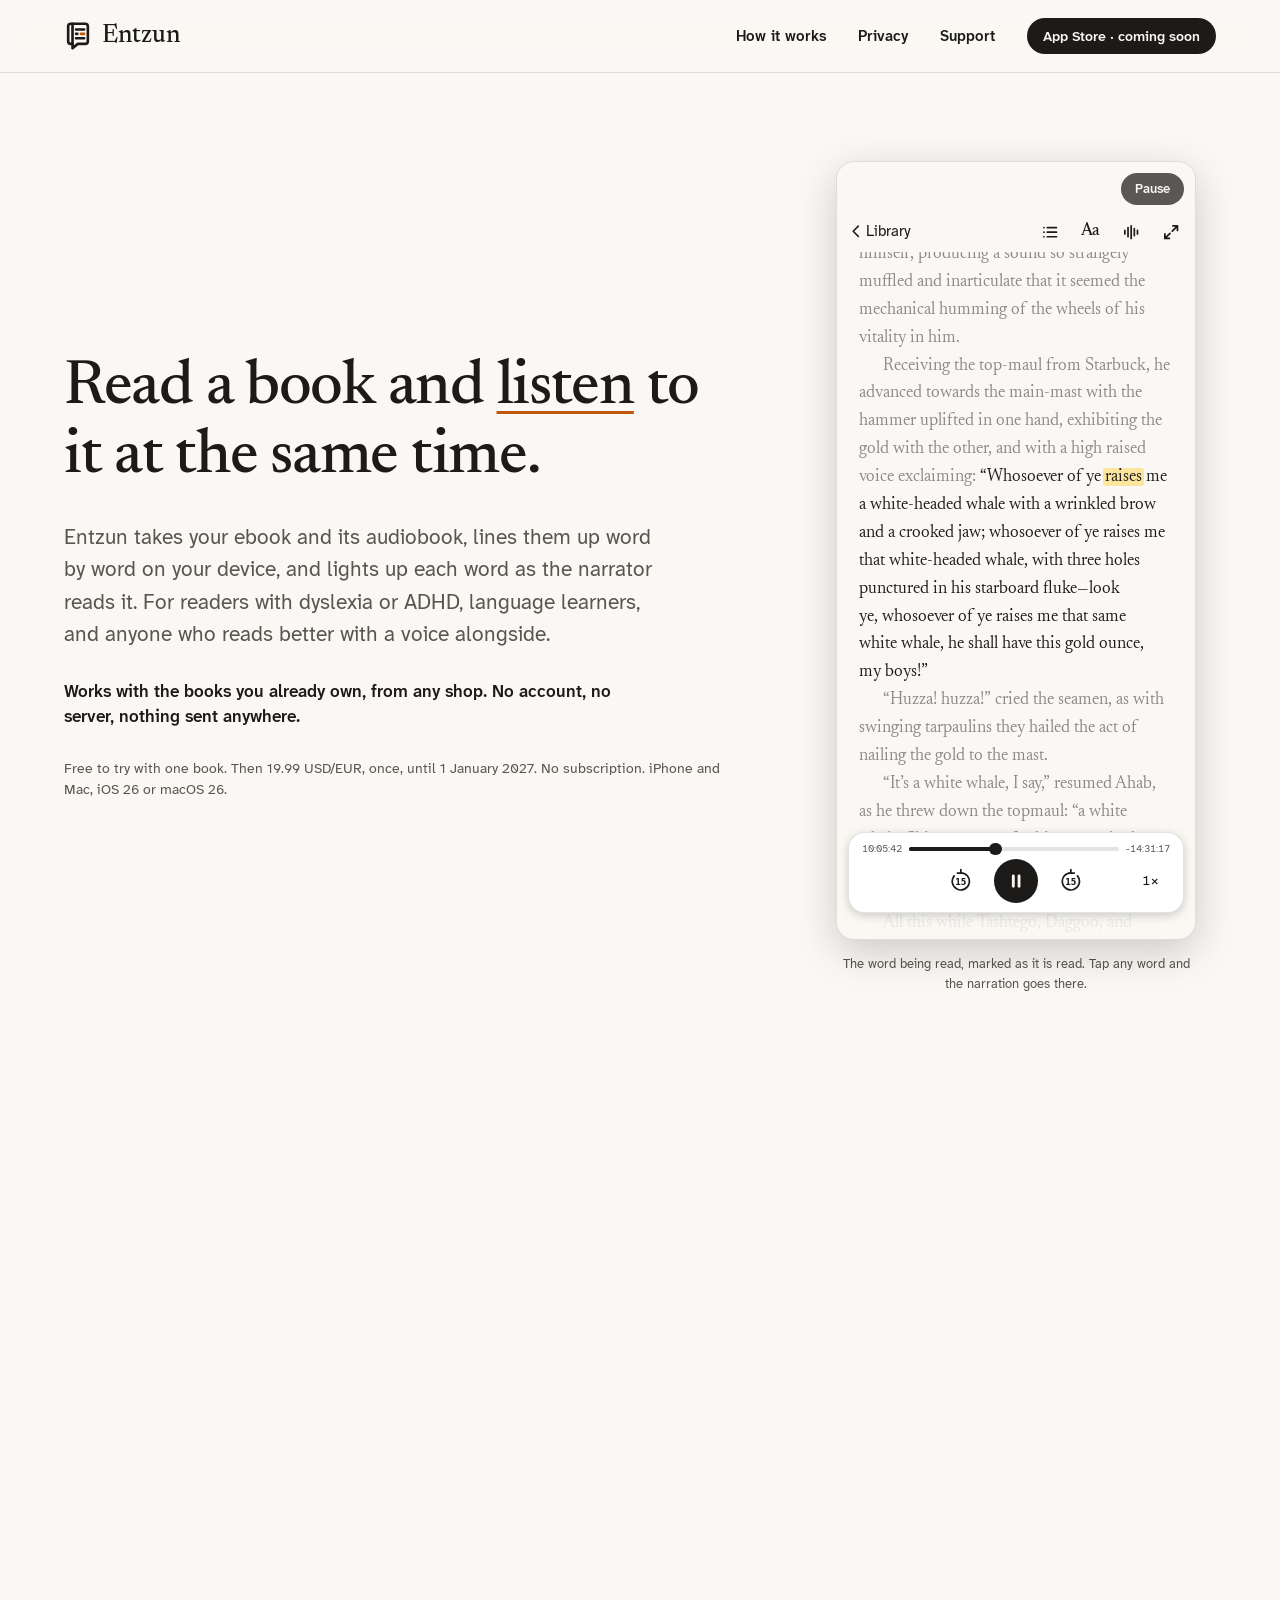
<file: index.html>
<!doctype html>
<html lang="en">
<head>
<meta charset="utf-8">
<meta name="viewport" content="width=device-width, initial-scale=1">
<title>Entzun · Read a book and listen to it at the same time. For any book you own.</title>
<meta name="description" content="Entzun pairs your ebook with its audiobook and marks each word as the narrator reads it. Works with books you already own, entirely on your iPhone or Mac. No account, no subscription.">
<meta property="og:title" content="Entzun">
<meta property="og:description" content="Entzun pairs your ebook with its audiobook and marks each word as the narrator reads it. Works with books you already own, entirely on your iPhone or Mac. No account, no subscription.">
<meta property="og:url" content="https://entzun.ink/">
<meta property="og:image" content="https://entzun.ink/assets/social-card.png">
<meta property="og:image:width" content="1200">
<meta property="og:image:height" content="630">
<meta name="twitter:card" content="summary_large_image">
<meta name="theme-color" content="#FAF8F4" media="(prefers-color-scheme: light)">
<meta name="theme-color" content="#121316" media="(prefers-color-scheme: dark)">
<link rel="icon" href="assets/logo/entzun-mark.svg" type="image/svg+xml">
<link rel="icon" href="assets/favicon-32.png" sizes="32x32" type="image/png">
<link rel="icon" href="assets/favicon-16.png" sizes="16x16" type="image/png">
<link rel="apple-touch-icon" href="assets/apple-touch-icon.png">
<link rel="stylesheet" href="assets/site.css">
</head>
<body class="home">

<header class="site-header">
  <div class="wrap">
    <a class="brand" href="/"><svg class="mark" viewBox="0 0 160 160" aria-hidden="true" fill="none" stroke-width="15" stroke-linecap="round" stroke-linejoin="round"><g stroke="currentColor"><path d="M38.77 10H121.23C129.46 10 136.23 16.77 136.23 25V110C136.23 118.23 129.46 125 121.23 125H78.77L48.77 150V125H38.77C30.54 125 23.77 118.23 23.77 110V25C23.77 16.77 30.54 10 38.77 10Z"/><path d="M48.77 10V125"/><path d="M68.77 42.5H114.96M68.77 92.5H114.96M68.77 67.5H76.27"/></g><path d="M96.92 67.5H114.96" stroke="#C2570B"/></svg><span>Entzun</span></a>
    <nav class="site-nav" aria-label="Site">
      <a class="hide-phone" href="#how">How it works</a>
      <a href="privacy.html">Privacy</a>
      <a href="support.html">Support</a>
      <!-- When the App Store link exists: point this at https://apps.apple.com/app/idXXXXXXXXX and read "App Store" -->
      <a class="pill small hide-phone" href="/#price">App Store · coming soon</a>
    </nav>
  </div>
</header>

<main>

  <section class="hero">
    <div class="wrap">
      <div class="hero-copy">
        <h1 class="display-hero">Read a book and <span class="mark-underline">listen</span> to it at the same time.</h1>
        <p class="lede">Entzun takes your ebook and its audiobook, lines them up word by word on your device, and lights up each word as the narrator reads it. For readers with dyslexia or ADHD, language learners, and anyone who reads better with a voice alongside.</p>
        <p class="positioning">Works with the books you already own, from any shop. No account, no server, nothing sent anywhere.</p>
        <div class="cta">
          <!-- When a pre-order URL or a TestFlight link exists, put it here, under Price and in the footer:
                 <a class="pill" href="https://apps.apple.com/app/idXXXXXXXXX">Pre-order on the App Store</a>
                 <a class="pill" href="https://testflight.apple.com/join/XXXXXXXX">Try the beta on TestFlight</a> -->
          <p class="small">Free to try with one book. Then 19.99 USD/EUR, once, until 1 January 2027. No subscription. iPhone and Mac, iOS 26 or macOS 26.</p>
        </div>
      </div>
      <figure class="hero-shot">
        <div class="loop">
          <div class="shot-phone emu" data-reader-emu role="img" aria-label="The Entzun reader on iPhone: a page of Moby-Dick with each word marked as the narrator reads it, then a tap on a later word and the narration moving there">
            <div class="emu-screen">
              <div class="emu-status"></div>
              <div class="emu-bar">
                <span class="emu-back"><svg viewBox="0 0 16 16" fill="none" stroke="currentColor" stroke-width="1.5" stroke-linecap="round" stroke-linejoin="round"><path d="M10 3L5 8l5 5"/></svg>Library</span>
                <span class="emu-tools">
                  <span><svg viewBox="0 0 16 16" fill="none" stroke="currentColor" stroke-width="1.5" stroke-linecap="round" stroke-linejoin="round"><path d="M5.5 4h8M5.5 8h8M5.5 12h8M2.5 4h.1M2.5 8h.1M2.5 12h.1"/></svg></span>
                  <span class="emu-aa">Aa</span>
                  <span><svg viewBox="0 0 16 16" fill="none" stroke="currentColor" stroke-width="1.5" stroke-linecap="round" stroke-linejoin="round"><path d="M2.5 6.5v3M5.25 4v8M8 2.5v11M10.75 5v6M13.5 6.5v3"/></svg></span>
                  <span><svg viewBox="0 0 16 16" fill="none" stroke="currentColor" stroke-width="1.5" stroke-linecap="round" stroke-linejoin="round"><path d="M9.5 2.5h4v4M13.5 2.5L9 7M6.5 13.5h-4v-4M2.5 13.5L7 9"/></svg></span>
                </span>
                <span class="emu-head"><span class="emu-title">Moby-Dick; or, The Whale</span><span class="emu-show"><svg viewBox="0 0 16 16" fill="none" stroke="currentColor" stroke-width="1.5" stroke-linecap="round" stroke-linejoin="round"><path d="M13.5 6.5h-4v-4M9.5 6.5L14 2M2.5 9.5h4v4M6.5 9.5L2 14"/></svg></span></span>
              </div>
              <div class="emu-page">
                <div class="emu-text">
                  <p><span class="s">“Look ye! d’ye see this Spanish ounce of gold?”—holding up a broad bright coin to the sun—“it is a sixteen dollar piece, men. D’ye see it? Mr. Starbuck, hand me yon top-maul.”</span></p>
                  <p><span class="s">While the mate was getting the hammer, Ahab, without speaking, was slowly rubbing the gold piece against the skirts of his jacket, as if to heighten its lustre, and without using any words was meanwhile lowly humming to himself, producing a sound so strangely muffled and inarticulate that it seemed the mechanical humming of the wheels of his vitality in him.</span></p>
                  <p><span class="s">Receiving the top-maul from Starbuck, he advanced towards the main-mast with the hammer uplifted in one hand, exhibiting the gold with the other, and with a high raised voice exclaiming: </span><span class="s is-lit" data-emu-first>“Whosoever of ye raises me a white-headed <span class="w is-now">whale</span> with a wrinkled brow and a crooked jaw; whosoever of ye raises me that white-headed whale, with three holes punctured in his starboard fluke—look ye, whosoever of ye raises me that same white whale, he shall have this gold ounce, my boys!”</span></p>
                  <p><span class="s" data-emu-second>“Huzza! huzza!” cried the seamen, as with swinging tarpaulins they hailed the act of nailing the gold to the mast.</span></p>
                  <p><span class="s">“It’s a white whale, I say,” resumed Ahab, as he threw down the topmaul: “a white whale. Skin your eyes for him, men; look sharp for white water; if ye see but a bubble, sing out.”</span></p>
                  <p><span class="s">All this while Tashtego, Daggoo, and Queequeg had looked on with even more intense interest and surprise than the rest, and at the mention of the wrinkled brow and crooked jaw they had started as if each was separately touched by some specific recollection.</span></p>
                  <p><span class="s">“Captain Ahab,” said Tashtego, “that white whale must be the same that some call Moby Dick.”</span></p>
                </div>
              </div>
              <div class="emu-player">
                <div class="emu-card">
                  <div class="emu-times"><span data-emu-played>10:05:42</span><span class="emu-track"></span><span data-emu-left>-14:31:18</span></div>
                  <div class="emu-transport">
                    <span></span>
                    <span class="emu-transport-mid">
                      <span class="emu-skip"><svg viewBox="0 0 24 24" fill="none" stroke="currentColor" stroke-width="1.6" stroke-linecap="round" stroke-linejoin="round"><path d="M12 4.5a8 8 0 1 1-6.2 2.9"/><path d="M12 1.5v3.2H8.8"/><text x="12" y="16" text-anchor="middle" font-size="7.5" font-family="system-ui, sans-serif" font-weight="700" fill="currentColor" stroke="none">15</text></svg></span>
                      <span class="emu-play"><svg class="emu-icon-pause" viewBox="0 0 16 16" fill="none" stroke="currentColor" stroke-width="1.5" stroke-linecap="round" stroke-linejoin="round"><path d="M5.5 3.5v9M10.5 3.5v9" stroke-width="2.5"/></svg><svg class="emu-icon-play" viewBox="0 0 16 16" fill="none" stroke="currentColor" stroke-width="1.5" stroke-linecap="round" stroke-linejoin="round"><path d="M5.5 3.25l7.5 4.75-7.5 4.75z" fill="currentColor"/></svg></span>
                      <span class="emu-skip"><svg viewBox="0 0 24 24" fill="none" stroke="currentColor" stroke-width="1.6" stroke-linecap="round" stroke-linejoin="round"><path d="M12 4.5a8 8 0 1 0 6.2 2.9"/><path d="M12 1.5v3.2h3.2"/><text x="12" y="16" text-anchor="middle" font-size="7.5" font-family="system-ui, sans-serif" font-weight="700" fill="currentColor" stroke="none">15</text></svg></span>
                    </span>
                    <span class="emu-speed">1×</span>
                  </div>
                </div>
              </div>
              <div class="emu-mini"><span class="emu-mini-play"><svg class="emu-icon-pause" viewBox="0 0 16 16" fill="none" stroke="currentColor" stroke-width="1.5" stroke-linecap="round" stroke-linejoin="round"><path d="M5.5 3.5v9M10.5 3.5v9" stroke-width="2.5"/></svg><svg class="emu-icon-play" viewBox="0 0 16 16" fill="none" stroke="currentColor" stroke-width="1.5" stroke-linecap="round" stroke-linejoin="round"><path d="M5.5 3.25l7.5 4.75-7.5 4.75z" fill="currentColor"/></svg></span><span class="emu-mini-bar"></span><span class="emu-speed">1×</span></div>
              <span class="emu-tap"></span>
            </div>
          </div>
        </div>
        <figcaption class="small">The word being read, marked as it is read. Tap any word and the narration goes there.</figcaption>
      </figure>
    </div>
  </section>

  <section class="section rule" id="who">
    <div class="wrap stack">
      <div class="section-head">
        <div class="eyebrow">Who it is for</div>
        <h2 class="display">Built for people who read with their ears too.</h2>
      </div>
      <div class="grid-3">
        <div class="card">
          <div class="who-art who-art-face" aria-hidden="true" data-walk-art>
            <p class="walk" data-walk>Call me <span class="w is-now">Ishmael</span>. Some years ago, never mind how long precisely.</p>
            <span class="who-art-note">OpenDyslexic, wide spacing</span>
          </div>
          <h3 class="h3">If a page of text is hard going.</h3>
          <p class="muted">Hearing each word as you see it is one of the oldest ways to make reading stick. Dyslexic readers, readers with ADHD and readers with low vision have used paired text and audio for decades. Entzun does it with any book, at your speed, in the typeface and spacing that work for you.</p>
        </div>
        <div class="card">
          <div class="who-art who-art-audio" aria-hidden="true" data-walk-art>
            <span class="wave"><i style="--h: 11.5px"></i><i style="--h: 13.2px"></i><i style="--h: 17.6px"></i><i style="--h: 13.3px"></i><i style="--h: 13.6px"></i><i style="--h: 14.2px"></i><i style="--h: 10.5px"></i><i style="--h: 15.3px"></i><i style="--h: 18.5px"></i><i style="--h: 21.6px"></i><i style="--h: 11.9px"></i><i style="--h: 13.4px"></i><i style="--h: 10.3px"></i><i style="--h: 19.3px"></i><i style="--h: 20.3px"></i><i style="--h: 13.0px"></i><i style="--h: 28.2px"></i><i style="--h: 26.2px"></i><i style="--h: 19.2px"></i><i style="--h: 17.2px"></i><i style="--h: 12.2px"></i><i style="--h: 12.0px"></i><i style="--h: 21.7px"></i><i style="--h: 14.4px"></i><i style="--h: 15.2px"></i><i style="--h: 13.9px"></i><i style="--h: 10.2px"></i><i style="--h: 16.0px"></i><i style="--h: 17.7px"></i><i style="--h: 25.6px"></i><i style="--h: 20.6px"></i><i style="--h: 20.5px"></i><i style="--h: 16.2px"></i><i style="--h: 16.7px"></i><i style="--h: 14.7px"></i><i style="--h: 13.7px"></i><i style="--h: 24.0px"></i><i style="--h: 23.5px"></i><i style="--h: 19.7px"></i><i style="--h: 16.4px"></i><i style="--h: 11.4px"></i><i style="--h: 10.5px"></i><i style="--h: 11.3px"></i><i style="--h: 8.9px"></i><i style="--h: 15.2px"></i><i style="--h: 11.1px"></i></span>
            <p class="walk" data-walk>It is a way I have of driving off the <span class="w is-now">spleen</span>, and regulating the circulation.</p>
          </div>
          <h3 class="h3">If audio alone loses you.</h3>
          <p class="muted">Audiobooks are easy to drift out of. With the page in front of you, a wandering mind has somewhere to land, and a tap on any word takes the narrator back to it.</p>
        </div>
        <div class="card">
          <div class="who-art who-art-lang" aria-hidden="true" data-walk-art data-walk-tap>
            <p class="walk" data-walk>En un lugar de la <span class="w is-now">Mancha</span>, de cuyo nombre no quiero acordarme.</p>
            <span class="who-chips"><span class="chip">1×</span><span class="who-art-note">Español</span></span>
            <span class="who-tap"></span>
          </div>
          <h3 class="h3">If you are reading in a second language.</h3>
          <p class="muted">See the spelling while you hear the pronunciation, slow the narrator to 1×, and tap a sentence as many times as you need. Nothing is looked up or sent anywhere.</p>
        </div>
      </div>
    </div>
  </section>

  <section class="section well" id="accessibility">
    <div class="wrap stack">
      <div class="section-head split">
        <div>
          <div class="eyebrow">Accessibility</div>
          <h2 class="display">Reading is not one thing, so the page is not one thing either.</h2>
        </div>
        <p class="muted">Hearing the words is half of it. The rest of the reader is built so that the page itself can get out of the way.</p>
      </div>
      <div class="grid-3">
        <div class="card">
          <h3 class="h3">Typefaces chosen for legibility</h3>
          <p class="muted">Five faces, each there for a reason. Atkinson Hyperlegible Next and Luciole were drawn for low vision, Lexend to reduce visual stress, and OpenDyslexic weights the bottom of each letter so lines stop swimming. Newsreader is the book face.</p>
          <div class="face-list">
            <div><span class="face-newsreader">Call me Ishmael.</span><span class="eyebrow">Newsreader</span></div>
            <div><span class="face-atkinson">Call me Ishmael.</span><span class="eyebrow">Atkinson</span></div>
            <div><span class="face-lexend">Call me Ishmael.</span><span class="eyebrow">Lexend</span></div>
            <div><span class="face-luciole">Call me Ishmael.</span><span class="eyebrow">Luciole</span></div>
            <div><span class="face-opendyslexic">Call me Ishmael.</span><span class="eyebrow">OpenDyslexic</span></div>
          </div>
        </div>
        <div class="card">
          <h3 class="h3">One sentence at a time</h3>
          <p class="muted">Single sentence mode shows only the sentence being narrated, in the middle of the page, and moves on when the narrator does. On a full page, the sentence being read stays at full strength and the rest steps back.</p>
          <div class="sentence-demo" aria-hidden="true">
            <span class="receded">and with a high raised voice exclaiming:</span>
            <span>“Whosoever of ye raises me a white-headed <span class="word">whale</span> with a wrinkled brow and a crooked jaw;</span>
            <span class="receded">whosoever of ye raises me that white-headed whale,</span>
          </div>
        </div>
        <div class="card">
          <h3 class="h3">Every spacing on the page is yours</h3>
          <div class="spacing-demo" data-spacing-demo>
            <p>Text size, or follow the system. The space between characters, words, lines and paragraphs, each on its own slider.</p>
            <p>Natural or justified alignment, and the width of the column. Paper, Sepia, Night, High Contrast, or the system's palette.</p>
            <p>The spoken word marked with a highlight or an underline.<span data-needs-script hidden> Try the sliders on this very text.</span></p>
          </div>
          <div class="sliders" data-needs-script hidden>
            <label><span>Characters</span><input type="range" min="0" max="3" step="0.1" value="0" data-spacing="characters" aria-label="Character spacing"></label>
            <label><span>Words</span><input type="range" min="0" max="12" step="0.5" value="0" data-spacing="words" aria-label="Word spacing"></label>
            <label><span>Lines</span><input type="range" min="1.2" max="2.4" step="0.05" value="1.5" data-spacing="lines" aria-label="Line spacing"></label>
            <label><span>Paragraphs</span><input type="range" min="0" max="40" step="1" value="12" data-spacing="paragraphs" aria-label="Paragraph spacing"></label>
          </div>
        </div>
      </div>
    </div>
  </section>

  <section class="section rule" id="how">
    <div class="wrap stack">
      <div class="section-head">
        <div class="eyebrow">How it works</div>
        <h2 class="display">Two files in, one book out.</h2>
      </div>
      <div class="grid-3">
        <div class="card">
          <div class="who-art files" aria-hidden="true" data-play>
            <span class="slot" style="--i: 0"><svg viewBox="0 0 16 16" fill="none" stroke="currentColor" stroke-width="1.5" stroke-linecap="round" stroke-linejoin="round"><path d="M2.5 3.5h4A1.5 1.5 0 0 1 8 5v8.5A1.5 1.5 0 0 0 6.5 12h-4zM13.5 3.5h-4A1.5 1.5 0 0 0 8 5v8.5A1.5 1.5 0 0 1 9.5 12h4z"/></svg><span class="slot-text"><span class="slot-kind">Ebook</span><span class="slot-swap"><span class="slot-prompt">Choose an EPUB or text file…</span><span class="slot-name">Moby-Dick.epub</span></span></span><span class="slot-swap slot-end"><span class="slot-prompt">+</span><span class="slot-name">Change</span></span></span>
            <span class="slot" style="--i: 1"><svg viewBox="0 0 16 16" fill="none" stroke="currentColor" stroke-width="1.5" stroke-linecap="round" stroke-linejoin="round"><path d="M2.5 6.5v3M5.25 4v8M8 2.5v11M10.75 5v6M13.5 6.5v3"/></svg><span class="slot-text"><span class="slot-kind">Audiobook</span><span class="slot-swap"><span class="slot-prompt">Choose an audiobook…</span><span class="slot-name">Moby-Dick.m4b</span></span></span><span class="slot-swap slot-end"><span class="slot-prompt">+</span><span class="slot-name">Change</span></span></span>
          </div>
          <div class="numeral">1</div>
          <h3 class="h3">Add both files</h3>
          <p class="muted">Pick the ebook, as EPUB or plain text, and the audiobook, as m4b, mp3 or m4a. Entzun keeps its own copy and offers to delete the originals.</p>
        </div>
        <div class="card">
          <div class="who-art align" aria-hidden="true" data-play>
            <span class="align-row"><span class="aw" style="--i: 0"><span class="bars"><i style="--h: 13px"></i><i style="--h: 10px"></i><i style="--h: 17px"></i></span><span class="link"></span><span class="word">Call</span></span><span class="aw" style="--i: 1"><span class="bars"><i style="--h: 21px"></i><i style="--h: 8px"></i></span><span class="link"></span><span class="word">me</span></span><span class="aw" style="--i: 2"><span class="bars"><i style="--h: 6px"></i><i style="--h: 21px"></i><i style="--h: 14px"></i><i style="--h: 13px"></i><i style="--h: 12px"></i><i style="--h: 21px"></i></span><span class="link"></span><span class="word">Ishmael.</span></span><span class="aw" style="--i: 3"><span class="bars"><i style="--h: 21px"></i><i style="--h: 18px"></i><i style="--h: 10px"></i></span><span class="link"></span><span class="word">Some</span></span><span class="aw" style="--i: 4"><span class="bars"><i style="--h: 13px"></i><i style="--h: 10px"></i><i style="--h: 22px"></i><i style="--h: 18px"></i></span><span class="link"></span><span class="word">years</span></span><span class="aw" style="--i: 5"><span class="bars"><i style="--h: 6px"></i><i style="--h: 8px"></i></span><span class="link"></span><span class="word">ago,</span></span></span>
            <span class="who-art-note">Heard, then lined up word by word</span>
          </div>
          <div class="numeral">2</div>
          <h3 class="h3">It syncs on your device</h3>
          <p class="muted">The speech recogniser built into iOS and macOS transcribes the narration, and Entzun lines it up with the text word by word. A long book takes minutes, once, and you can start reading as soon as the first chapter is done.</p>
        </div>
        <div class="card">
          <div class="who-art mini-page" aria-hidden="true" data-walk-art data-walk-rest="15">
            <p class="walk"><span class="rc">Receiving the top-maul from Starbuck, he advanced towards the main-mast. </span><span data-walk>“Whosoever of ye raises me a white-headed <span class="w is-now">whale</span> with a wrinkled brow and a crooked jaw;</span></p>
          </div>
          <div class="numeral">3</div>
          <h3 class="h3">Read and listen</h3>
          <p class="muted">Open the book and the narration starts where you left off. The word being spoken is marked, and the sentence being read stays in the middle of the page.</p>
        </div>
      </div>
    </div>
  </section>

  <section class="section well">
    <div class="wrap stack">
      <div class="section-head split">
        <div>
          <div class="eyebrow">The reader</div>
          <h2 class="display">The page is the whole point.</h2>
        </div>
        <p class="muted">Nothing sits over the sentence being read. The player floats well below it, and the controls can be hidden until it is just the book.</p>
      </div>
      <div class="reader-pair">
        <img class="shot-mac" src="assets/screens/reader-mac-narrating.png" width="1280" height="800" alt="The reader on Mac: a column of text with the spoken word highlighted and the player card floating below it">
        <img class="shot-phone" src="assets/screens/reader-iphone-narrating-dark.png" width="390" height="844" alt="The reader on iPhone in the Night theme, the same page with the spoken word highlighted">
      </div>
    </div>
  </section>

  <section class="section well">
    <div class="wrap stack">
      <div class="spotlight">
        <div class="loop">
          <div class="shot-phone emu is-hidden" data-reader-emu="hide" role="img" aria-label="The Entzun reader on iPhone: a tap on Hide controls clears the toolbar and the player away, the narration carries on with only the page and a slim player left, and a tap on Show controls brings them back">
            <div class="emu-screen">
              <div class="emu-status"></div>
              <div class="emu-bar">
                <span class="emu-back"><svg viewBox="0 0 16 16" fill="none" stroke="currentColor" stroke-width="1.5" stroke-linecap="round" stroke-linejoin="round"><path d="M10 3L5 8l5 5"/></svg>Library</span>
                <span class="emu-tools">
                  <span><svg viewBox="0 0 16 16" fill="none" stroke="currentColor" stroke-width="1.5" stroke-linecap="round" stroke-linejoin="round"><path d="M5.5 4h8M5.5 8h8M5.5 12h8M2.5 4h.1M2.5 8h.1M2.5 12h.1"/></svg></span>
                  <span class="emu-aa">Aa</span>
                  <span><svg viewBox="0 0 16 16" fill="none" stroke="currentColor" stroke-width="1.5" stroke-linecap="round" stroke-linejoin="round"><path d="M2.5 6.5v3M5.25 4v8M8 2.5v11M10.75 5v6M13.5 6.5v3"/></svg></span>
                  <span><svg viewBox="0 0 16 16" fill="none" stroke="currentColor" stroke-width="1.5" stroke-linecap="round" stroke-linejoin="round"><path d="M9.5 2.5h4v4M13.5 2.5L9 7M6.5 13.5h-4v-4M2.5 13.5L7 9"/></svg></span>
                </span>
                <span class="emu-head"><span class="emu-title">Moby-Dick; or, The Whale</span><span class="emu-show"><svg viewBox="0 0 16 16" fill="none" stroke="currentColor" stroke-width="1.5" stroke-linecap="round" stroke-linejoin="round"><path d="M13.5 6.5h-4v-4M9.5 6.5L14 2M2.5 9.5h4v4M6.5 9.5L2 14"/></svg></span></span>
              </div>
              <div class="emu-page">
                <div class="emu-text">
                  <p><span class="s">“Look ye! d’ye see this Spanish ounce of gold?”—holding up a broad bright coin to the sun—“it is a sixteen dollar piece, men. D’ye see it? Mr. Starbuck, hand me yon top-maul.”</span></p>
                  <p><span class="s">While the mate was getting the hammer, Ahab, without speaking, was slowly rubbing the gold piece against the skirts of his jacket, as if to heighten its lustre, and without using any words was meanwhile lowly humming to himself, producing a sound so strangely muffled and inarticulate that it seemed the mechanical humming of the wheels of his vitality in him.</span></p>
                  <p><span class="s">Receiving the top-maul from Starbuck, he advanced towards the main-mast with the hammer uplifted in one hand, exhibiting the gold with the other, and with a high raised voice exclaiming: </span><span class="s is-lit" data-emu-first>“Whosoever of ye raises me a white-headed <span class="w is-now">whale</span> with a wrinkled brow and a crooked jaw; whosoever of ye raises me that white-headed whale, with three holes punctured in his starboard fluke—look ye, whosoever of ye raises me that same white whale, he shall have this gold ounce, my boys!”</span></p>
                  <p><span class="s" data-emu-second>“Huzza! huzza!” cried the seamen, as with swinging tarpaulins they hailed the act of nailing the gold to the mast.</span></p>
                  <p><span class="s">“It’s a white whale, I say,” resumed Ahab, as he threw down the topmaul: “a white whale. Skin your eyes for him, men; look sharp for white water; if ye see but a bubble, sing out.”</span></p>
                  <p><span class="s">All this while Tashtego, Daggoo, and Queequeg had looked on with even more intense interest and surprise than the rest, and at the mention of the wrinkled brow and crooked jaw they had started as if each was separately touched by some specific recollection.</span></p>
                  <p><span class="s">“Captain Ahab,” said Tashtego, “that white whale must be the same that some call Moby Dick.”</span></p>
                </div>
              </div>
              <div class="emu-player">
                <div class="emu-card">
                  <div class="emu-times"><span data-emu-played>10:05:42</span><span class="emu-track"></span><span data-emu-left>-14:31:18</span></div>
                  <div class="emu-transport">
                    <span></span>
                    <span class="emu-transport-mid">
                      <span class="emu-skip"><svg viewBox="0 0 24 24" fill="none" stroke="currentColor" stroke-width="1.6" stroke-linecap="round" stroke-linejoin="round"><path d="M12 4.5a8 8 0 1 1-6.2 2.9"/><path d="M12 1.5v3.2H8.8"/><text x="12" y="16" text-anchor="middle" font-size="7.5" font-family="system-ui, sans-serif" font-weight="700" fill="currentColor" stroke="none">15</text></svg></span>
                      <span class="emu-play"><svg class="emu-icon-pause" viewBox="0 0 16 16" fill="none" stroke="currentColor" stroke-width="1.5" stroke-linecap="round" stroke-linejoin="round"><path d="M5.5 3.5v9M10.5 3.5v9" stroke-width="2.5"/></svg><svg class="emu-icon-play" viewBox="0 0 16 16" fill="none" stroke="currentColor" stroke-width="1.5" stroke-linecap="round" stroke-linejoin="round"><path d="M5.5 3.25l7.5 4.75-7.5 4.75z" fill="currentColor"/></svg></span>
                      <span class="emu-skip"><svg viewBox="0 0 24 24" fill="none" stroke="currentColor" stroke-width="1.6" stroke-linecap="round" stroke-linejoin="round"><path d="M12 4.5a8 8 0 1 0 6.2 2.9"/><path d="M12 1.5v3.2h3.2"/><text x="12" y="16" text-anchor="middle" font-size="7.5" font-family="system-ui, sans-serif" font-weight="700" fill="currentColor" stroke="none">15</text></svg></span>
                    </span>
                    <span class="emu-speed">1×</span>
                  </div>
                </div>
              </div>
              <div class="emu-mini"><span class="emu-mini-play"><svg class="emu-icon-pause" viewBox="0 0 16 16" fill="none" stroke="currentColor" stroke-width="1.5" stroke-linecap="round" stroke-linejoin="round"><path d="M5.5 3.5v9M10.5 3.5v9" stroke-width="2.5"/></svg><svg class="emu-icon-play" viewBox="0 0 16 16" fill="none" stroke="currentColor" stroke-width="1.5" stroke-linecap="round" stroke-linejoin="round"><path d="M5.5 3.25l7.5 4.75-7.5 4.75z" fill="currentColor"/></svg></span><span class="emu-mini-bar"></span><span class="emu-speed">1×</span></div>
              <span class="emu-tap"></span>
            </div>
          </div>
        </div>
        <div>
          <div class="eyebrow">Hide controls</div>
          <h3 class="title-detail">Everything but the book, gone.</h3>
          <p>One tap and the toolbar, the player and the clock leave the screen. The page stays, edge to edge, and the narration carries on.</p>
        </div>
      </div>
    </div>
  </section>

  <section class="section well">
    <div class="wrap stack">
      <div class="spotlight flip">
        <div class="loop">
          <div class="shot-phone emu" data-reader-emu role="img" aria-label="The Entzun reader on iPhone: a tap on a word in the next paragraph, and the marker and the narration move there">
            <div class="emu-screen">
              <div class="emu-status"></div>
              <div class="emu-bar">
                <span class="emu-back"><svg viewBox="0 0 16 16" fill="none" stroke="currentColor" stroke-width="1.5" stroke-linecap="round" stroke-linejoin="round"><path d="M10 3L5 8l5 5"/></svg>Library</span>
                <span class="emu-tools">
                  <span><svg viewBox="0 0 16 16" fill="none" stroke="currentColor" stroke-width="1.5" stroke-linecap="round" stroke-linejoin="round"><path d="M5.5 4h8M5.5 8h8M5.5 12h8M2.5 4h.1M2.5 8h.1M2.5 12h.1"/></svg></span>
                  <span class="emu-aa">Aa</span>
                  <span><svg viewBox="0 0 16 16" fill="none" stroke="currentColor" stroke-width="1.5" stroke-linecap="round" stroke-linejoin="round"><path d="M2.5 6.5v3M5.25 4v8M8 2.5v11M10.75 5v6M13.5 6.5v3"/></svg></span>
                  <span><svg viewBox="0 0 16 16" fill="none" stroke="currentColor" stroke-width="1.5" stroke-linecap="round" stroke-linejoin="round"><path d="M9.5 2.5h4v4M13.5 2.5L9 7M6.5 13.5h-4v-4M2.5 13.5L7 9"/></svg></span>
                </span>
                <span class="emu-head"><span class="emu-title">Moby-Dick; or, The Whale</span><span class="emu-show"><svg viewBox="0 0 16 16" fill="none" stroke="currentColor" stroke-width="1.5" stroke-linecap="round" stroke-linejoin="round"><path d="M13.5 6.5h-4v-4M9.5 6.5L14 2M2.5 9.5h4v4M6.5 9.5L2 14"/></svg></span></span>
              </div>
              <div class="emu-page">
                <div class="emu-text">
                  <p><span class="s">“Look ye! d’ye see this Spanish ounce of gold?”—holding up a broad bright coin to the sun—“it is a sixteen dollar piece, men. D’ye see it? Mr. Starbuck, hand me yon top-maul.”</span></p>
                  <p><span class="s">While the mate was getting the hammer, Ahab, without speaking, was slowly rubbing the gold piece against the skirts of his jacket, as if to heighten its lustre, and without using any words was meanwhile lowly humming to himself, producing a sound so strangely muffled and inarticulate that it seemed the mechanical humming of the wheels of his vitality in him.</span></p>
                  <p><span class="s">Receiving the top-maul from Starbuck, he advanced towards the main-mast with the hammer uplifted in one hand, exhibiting the gold with the other, and with a high raised voice exclaiming: </span><span class="s is-lit" data-emu-first>“Whosoever of ye raises me a white-headed <span class="w is-now">whale</span> with a wrinkled brow and a crooked jaw; whosoever of ye raises me that white-headed whale, with three holes punctured in his starboard fluke—look ye, whosoever of ye raises me that same white whale, he shall have this gold ounce, my boys!”</span></p>
                  <p><span class="s" data-emu-second>“Huzza! huzza!” cried the seamen, as with swinging tarpaulins they hailed the act of nailing the gold to the mast.</span></p>
                  <p><span class="s">“It’s a white whale, I say,” resumed Ahab, as he threw down the topmaul: “a white whale. Skin your eyes for him, men; look sharp for white water; if ye see but a bubble, sing out.”</span></p>
                  <p><span class="s">All this while Tashtego, Daggoo, and Queequeg had looked on with even more intense interest and surprise than the rest, and at the mention of the wrinkled brow and crooked jaw they had started as if each was separately touched by some specific recollection.</span></p>
                  <p><span class="s">“Captain Ahab,” said Tashtego, “that white whale must be the same that some call Moby Dick.”</span></p>
                </div>
              </div>
              <div class="emu-player">
                <div class="emu-card">
                  <div class="emu-times"><span data-emu-played>10:05:42</span><span class="emu-track"></span><span data-emu-left>-14:31:18</span></div>
                  <div class="emu-transport">
                    <span></span>
                    <span class="emu-transport-mid">
                      <span class="emu-skip"><svg viewBox="0 0 24 24" fill="none" stroke="currentColor" stroke-width="1.6" stroke-linecap="round" stroke-linejoin="round"><path d="M12 4.5a8 8 0 1 1-6.2 2.9"/><path d="M12 1.5v3.2H8.8"/><text x="12" y="16" text-anchor="middle" font-size="7.5" font-family="system-ui, sans-serif" font-weight="700" fill="currentColor" stroke="none">15</text></svg></span>
                      <span class="emu-play"><svg class="emu-icon-pause" viewBox="0 0 16 16" fill="none" stroke="currentColor" stroke-width="1.5" stroke-linecap="round" stroke-linejoin="round"><path d="M5.5 3.5v9M10.5 3.5v9" stroke-width="2.5"/></svg><svg class="emu-icon-play" viewBox="0 0 16 16" fill="none" stroke="currentColor" stroke-width="1.5" stroke-linecap="round" stroke-linejoin="round"><path d="M5.5 3.25l7.5 4.75-7.5 4.75z" fill="currentColor"/></svg></span>
                      <span class="emu-skip"><svg viewBox="0 0 24 24" fill="none" stroke="currentColor" stroke-width="1.6" stroke-linecap="round" stroke-linejoin="round"><path d="M12 4.5a8 8 0 1 0 6.2 2.9"/><path d="M12 1.5v3.2h3.2"/><text x="12" y="16" text-anchor="middle" font-size="7.5" font-family="system-ui, sans-serif" font-weight="700" fill="currentColor" stroke="none">15</text></svg></span>
                    </span>
                    <span class="emu-speed">1×</span>
                  </div>
                </div>
              </div>
              <div class="emu-mini"><span class="emu-mini-play"><svg class="emu-icon-pause" viewBox="0 0 16 16" fill="none" stroke="currentColor" stroke-width="1.5" stroke-linecap="round" stroke-linejoin="round"><path d="M5.5 3.5v9M10.5 3.5v9" stroke-width="2.5"/></svg><svg class="emu-icon-play" viewBox="0 0 16 16" fill="none" stroke="currentColor" stroke-width="1.5" stroke-linecap="round" stroke-linejoin="round"><path d="M5.5 3.25l7.5 4.75-7.5 4.75z" fill="currentColor"/></svg></span><span class="emu-mini-bar"></span><span class="emu-speed">1×</span></div>
              <span class="emu-tap"></span>
            </div>
          </div>
        </div>
        <div>
          <div class="eyebrow">Tap a word</div>
          <h3 class="title-detail">Hear it from there.</h3>
          <p>Every word on the page is a place in the recording. Tap one and the narration jumps there; scroll away and a pill takes you back.</p>
        </div>
      </div>
    </div>
  </section>

  <section class="section well">
    <div class="wrap stack">
      <div class="section-head">
        <div class="eyebrow">Around the page</div>
        <h2 class="display">The rest is there when you want it.</h2>
      </div>
      <div class="grid-3">
        <div class="card">
          <div class="who-art silence" aria-hidden="true" data-play>
            <span class="silence-bar"><span class="silence-disc"><svg class="icon-pause" viewBox="0 0 16 16" fill="none" stroke="currentColor" stroke-width="1.5" stroke-linecap="round" stroke-linejoin="round"><path d="M5.5 3.5v9M10.5 3.5v9" stroke-width="2.5"/></svg><svg class="icon-play" viewBox="0 0 16 16" fill="none" stroke="currentColor" stroke-width="1.5" stroke-linecap="round" stroke-linejoin="round"><path d="M5.5 3.25l7.5 4.75-7.5 4.75z" fill="currentColor"/></svg></span><span class="swap"><span class="swap-before">Narrating</span><span class="swap-after">Paused</span></span></span>
            <p class="walk"><span class="rc">he advanced towards the main-mast with the hammer uplifted in one hand, </span><span>exhibiting the <span class="w is-now">gold</span> with the other</span></p>
          </div>
          <h3 class="h3">Silence when you want it</h3>
          <p class="muted">Pause the narration and read as you would any ebook. Start it again and it picks up from the sentence you are on.</p>
        </div>
        <div class="card">
          <div class="who-art devices" aria-hidden="true" data-play>
            <span class="device"><span class="device-glyph"><svg viewBox="0 0 16 16" fill="none" stroke="currentColor" stroke-width="1.5" stroke-linecap="round" stroke-linejoin="round"><rect x="1.5" y="3" width="13" height="9" rx="1.5"/><path d="M5 14h6"/></svg></span><span class="device-text"><b>Mac · Moby-Dick</b><span>The Quarter-Deck · 41%</span></span></span>
            <span class="device" style="--i: 1"><span class="device-glyph"><svg viewBox="0 0 16 16" fill="none" stroke="currentColor" stroke-width="1.5" stroke-linecap="round" stroke-linejoin="round"><rect x="4.5" y="1.5" width="7" height="13" rx="1.5"/><path d="M7 12.5h2"/></svg></span><span class="device-text"><b>iPhone · Moby-Dick</b><span class="swap"><span class="swap-before">Not opened here yet</span><span class="swap-after">The Quarter-Deck · 41%</span></span></span></span>
          </div>
          <h3 class="h3">iPhone and Mac</h3>
          <p class="muted">Native on each, with the same library and reader; on the Mac it can fill the screen. With iCloud, a book added on one is on the other, at the same page. <a href="support.html#sync">How sync works.</a></p>
        </div>
        <div class="card">
          <div class="who-art playback" aria-hidden="true" data-play>
            <span class="pb-times"><span>10:05:42</span><span class="pb-track"></span><span>-14:31:18</span></span>
            <span class="pb-transport"><span></span><span class="pb-mid"><span class="pb-skip"><svg viewBox="0 0 24 24" fill="none" stroke="currentColor" stroke-width="1.6" stroke-linecap="round" stroke-linejoin="round"><path d="M12 4.5a8 8 0 1 1-6.2 2.9"/><path d="M12 1.5v3.2H8.8"/><text x="12" y="16" text-anchor="middle" font-size="7.5" font-family="system-ui, sans-serif" font-weight="700" fill="currentColor" stroke="none">15</text></svg></span><span class="pb-play"><svg class="icon-pause" viewBox="0 0 16 16" fill="none" stroke="currentColor" stroke-width="1.5" stroke-linecap="round" stroke-linejoin="round"><path d="M5.5 3.5v9M10.5 3.5v9" stroke-width="2.5"/></svg></span><span class="pb-skip"><svg viewBox="0 0 24 24" fill="none" stroke="currentColor" stroke-width="1.6" stroke-linecap="round" stroke-linejoin="round"><path d="M12 4.5a8 8 0 1 0 6.2 2.9"/><path d="M12 1.5v3.2h3.2"/><text x="12" y="16" text-anchor="middle" font-size="7.5" font-family="system-ui, sans-serif" font-weight="700" fill="currentColor" stroke="none">15</text></svg></span></span><span class="pb-speed swap"><span class="swap-before">1×</span><span class="swap-after">1.7×</span></span></span>
          </div>
          <h3 class="h3">Playback that fits the book</h3>
          <p class="muted">Skip fifteen seconds either way, choose a speed from 1× to 1.7×, and see the time played and left.</p>
        </div>
      </div>
    </div>
  </section>

  <section class="section rule library">
    <div class="wrap">
      <div class="two-col" style="width: 100%; align-items: center;">
        <div class="lead narrow">
          <div class="eyebrow">The library</div>
          <h2 class="display">A shelf that says what is going on.</h2>
          <p class="muted">Under every cover, one line of truth: how long the narration is, how much has synced, or, when the recording does not follow the text, a plain “Audio differs from text”.</p>
        </div>
        <img class="shot-mac" src="assets/screens/library-mac.png" width="1280" height="800" alt="The library on Mac: a grid of book tiles in deep muted colours with their covers, one still syncing and one flagged as not matching its text">
      </div>
    </div>
  </section>

  <!-- PLACEHOLDER: replace the three quotes and names below with real ones from beta readers, then remove
       the is-placeholder class from this section so it shows. Until then it is hidden and cannot ship by accident. -->
  <section class="section rule is-placeholder" id="beta">
    <div class="wrap stack">
      <h2 class="title-detail">From the beta</h2>
      <div class="grid-3 quotes">
        <figure class="card">
          <blockquote><p>[QUOTE 1 - a dyslexic reader or the parent of one]</p></blockquote>
          <figcaption class="small">[Name, city]</figcaption>
        </figure>
        <figure class="card">
          <blockquote><p>[QUOTE 2 - someone who finishes more books this way]</p></blockquote>
          <figcaption class="small">[Name]</figcaption>
        </figure>
        <figure class="card">
          <blockquote><p>[QUOTE 3 - a language learner]</p></blockquote>
          <figcaption class="small">[Name]</figcaption>
        </figure>
      </div>
    </div>
  </section>

  <section class="section rule" id="books">
    <div class="wrap two-col">
      <div class="lead">
        <div class="eyebrow">Where to get books</div>
        <h2 class="display">Two files, and where to find them.</h2>
        <p class="muted">Entzun does not sell books. You bring the ebook and the audiobook, and they need to be files you can open, not ones locked to another app. That rules out Audible and Kindle purchases, which are protected. It leaves plenty:</p>
      </div>
      <div class="rest">
        <ul class="book-sources">
          <li>Libro.fm and Downpour sell audiobooks as plain files you keep.</li>
          <li>Project Gutenberg and Standard Ebooks have tens of thousands of out-of-copyright ebooks; LibriVox has free recordings of many of them. Quality varies, so look for a single-narrator reading.</li>
          <li>Audiobook CDs you own rip to mp3 or m4a with the tools already on your Mac.</li>
          <li>Ebooks from any shop that sells them without protection, and any EPUB you already have.</li>
        </ul>
        <p class="muted">A studio recording of the same edition, one narrator, unabridged, gives the best result.</p>
      </div>
    </div>
  </section>

  <section class="section well" id="price">
    <div class="wrap two-col">
      <div class="lead">
        <div class="eyebrow">Price</div>
        <h2 class="display">One price. No account.</h2>
        <div class="price-chart" role="img" aria-label="What 24.99 comes to over five years: paid once, it stays 24.99; paid every year, it comes to 124.95." data-play>
          <span class="pc-legend"><span><i class="pc-key pc-key-once"></i>Entzun, once</span><span><i class="pc-key pc-key-sub"></i>A yearly subscription at the same price</span></span>
          <span class="pc-plot"><span class="pc-col" style="--n: 1"><span class="pc-bar"></span><span class="pc-year">Year 1</span></span><span class="pc-col" style="--n: 2"><span class="pc-bar"></span><span class="pc-year">Year 2</span></span><span class="pc-col" style="--n: 3"><span class="pc-bar"></span><span class="pc-year">Year 3</span></span><span class="pc-col" style="--n: 4"><span class="pc-bar"></span><span class="pc-year">Year 4</span></span><span class="pc-col" style="--n: 5"><span class="pc-bar"></span><span class="pc-year">Year 5</span></span><span class="pc-once"><span>24.99</span></span><span class="pc-total">124.95</span></span>
        </div>
      </div>
      <div class="rest">
        <p class="muted price-body">Entzun is free to download, with one book unlocked in full, so you can see your own files line up before you pay anything. Unlocking it for every book is 24.99 USD/EUR, once, for iPhone and Mac together, or 19.99 until 1 January 2027. Family Sharing covers everyone in your household.</p>
        <p class="muted price-body">Reading apps sold by subscription cost more than that every year. Entzun has no subscription, nothing to sign up for and nothing that stops working if a server goes away, because there is no server.</p>
      </div>
    </div>
  </section>

  <section class="section ink">
    <div class="wrap two-col">
      <div class="lead">
        <div class="eyebrow">Privacy</div>
        <h2 class="display">Your books never leave your device. Neither does anything about you.</h2>
        <div class="priv-art" role="img" aria-label="On your devices: your books, their recordings, the transcription, where you are in each, and your settings. Sent to Entzun: nothing." data-play>
          <span class="priv-col"><span class="priv-head">On your devices</span><span class="priv-row" style="--i: 0"><svg viewBox="0 0 16 16" fill="none" stroke="currentColor" stroke-width="1.5" stroke-linecap="round" stroke-linejoin="round"><path d="M2.5 3.5h4A1.5 1.5 0 0 1 8 5v8.5A1.5 1.5 0 0 0 6.5 12h-4zM13.5 3.5h-4A1.5 1.5 0 0 0 8 5v8.5A1.5 1.5 0 0 1 9.5 12h4z"/></svg>Your books</span><span class="priv-row" style="--i: 1"><svg viewBox="0 0 16 16" fill="none" stroke="currentColor" stroke-width="1.5" stroke-linecap="round" stroke-linejoin="round"><path d="M2.5 6.5v3M5.25 4v8M8 2.5v11M10.75 5v6M13.5 6.5v3"/></svg>Their recordings</span><span class="priv-row" style="--i: 2"><svg viewBox="0 0 16 16" fill="none" stroke="currentColor" stroke-width="1.5" stroke-linecap="round" stroke-linejoin="round"><path d="M3 4.5h10M3 8h10M3 11.5h6"/></svg>The transcription</span><span class="priv-row" style="--i: 3"><svg viewBox="0 0 16 16" fill="none" stroke="currentColor" stroke-width="1.5" stroke-linecap="round" stroke-linejoin="round"><path d="M4.5 2.5h7v11L8 11l-3.5 2.5z"/></svg>Where you are in each</span><span class="priv-row" style="--i: 4"><span class="priv-aa">Aa</span>Your settings</span></span>
          <span class="priv-col priv-none"><span class="priv-head">Sent to Entzun</span><span class="priv-nothing">Nothing</span></span>
        </div>
      </div>
      <div class="rest" style="font-size: 17px; line-height: 1.6;">
        <p>There are no accounts, no analytics, no crash reporter and no third-party code of any kind. Transcription happens on the device, with the speech recogniser Apple ships in the system. Entzun has no server and looks nothing up. The one place your books go is your own iCloud, if you are signed in, so that your other devices can have them; that is storage Apple runs for you, not for us.</p>
        <p>That is the whole policy, more or less. The long version is short too.</p>
        <a class="pill medium outline" href="privacy.html" style="align-self: flex-start;">Read the privacy policy</a>
      </div>
    </div>
  </section>

  <section class="section">
    <div class="wrap two-col">
      <div class="lead narrow">
        <div class="eyebrow">Before you buy</div>
        <h2 class="title-detail">What Entzun needs from you</h2>
        <p class="muted">An iPhone on iOS 26 or a Mac on macOS 26, and two things more. The free book lets you check both before you pay.</p>
      </div>
      <div class="rest">
        <div class="needs-art" aria-hidden="true" data-play><span class="need" style="--i: 0"><svg viewBox="0 0 16 16" fill="none" stroke="currentColor" stroke-width="1.5" stroke-linecap="round" stroke-linejoin="round"><rect x="1.5" y="3" width="9" height="7" rx="1"/><path d="M1 12.5h10.5"/><rect x="11.5" y="5.5" width="3.5" height="7" rx="0.75"/></svg><span class="need-text"><b>iPhone or Mac</b><small>iOS 26 or macOS 26</small></span><span class="tick"><svg viewBox="0 0 16 16" fill="none" stroke="currentColor" stroke-width="2" stroke-linecap="round" stroke-linejoin="round"><path d="M4 8.5l2.5 2.5L12 5.5"/></svg></span></span><span class="need" style="--i: 1"><svg viewBox="0 0 16 16" fill="none" stroke="currentColor" stroke-width="1.5" stroke-linecap="round" stroke-linejoin="round"><path d="M2.5 3.5h4A1.5 1.5 0 0 1 8 5v8.5A1.5 1.5 0 0 0 6.5 12h-4zM13.5 3.5h-4A1.5 1.5 0 0 0 8 5v8.5A1.5 1.5 0 0 1 9.5 12h4z"/></svg><span class="need-text"><b>The ebook</b><small>EPUB or plain text</small></span><span class="tick"><svg viewBox="0 0 16 16" fill="none" stroke="currentColor" stroke-width="2" stroke-linecap="round" stroke-linejoin="round"><path d="M4 8.5l2.5 2.5L12 5.5"/></svg></span></span><span class="need" style="--i: 2"><svg viewBox="0 0 16 16" fill="none" stroke="currentColor" stroke-width="1.5" stroke-linecap="round" stroke-linejoin="round"><path d="M2.5 6.5v3M5.25 4v8M8 2.5v11M10.75 5v6M13.5 6.5v3"/></svg><span class="need-text"><b>Its audiobook</b><small>m4b, mp3 or m4a</small></span><span class="tick"><svg viewBox="0 0 16 16" fill="none" stroke="currentColor" stroke-width="2" stroke-linecap="round" stroke-linejoin="round"><path d="M4 8.5l2.5 2.5L12 5.5"/></svg></span></span></div>
        <div class="grid-2 muted">
          <p><strong>Both files, yours.</strong> The ebook and the audiobook, as files you can open. <a href="#books">Where to find them.</a></p>
          <p><strong>The same text, read in full.</strong> An abridged recording or a different edition will not line up with the words on the page.</p>
        </div>
      </div>
    </div>
  </section>

</main>

<footer class="site-footer" id="appstore">
  <div class="wrap">
    <div class="footer-top">
      <div>
        <span class="brand"><svg class="mark" viewBox="0 0 160 160" aria-hidden="true" fill="none" stroke-width="15" stroke-linecap="round" stroke-linejoin="round"><g stroke="currentColor"><path d="M38.77 10H121.23C129.46 10 136.23 16.77 136.23 25V110C136.23 118.23 129.46 125 121.23 125H78.77L48.77 150V125H38.77C30.54 125 23.77 118.23 23.77 110V25C23.77 16.77 30.54 10 38.77 10Z"/><path d="M48.77 10V125"/><path d="M68.77 42.5H114.96M68.77 92.5H114.96M68.77 67.5H76.27"/></g><path d="M96.92 67.5H114.96" stroke="#C2570B"/></svg><span>Entzun</span></span>
        <span class="small" style="font-size: 14px;">Read a book and listen to it at the same time. For iPhone and Mac.</span>
      </div>
    </div>
    <div class="footer-bottom">
      <nav aria-label="Documents">
        <a href="privacy.html">Privacy policy</a>
        <a href="support.html">Support and FAQ</a>
        <a href="mailto:support@entzun.ink">support@entzun.ink</a>
      </nav>
      <div class="footer-legal">
        <span>Entzun is the Basque word for "listen".</span>
        <span>© 2026 Guillermo Gutierrez Almazor · entzun.ink</span>
      </div>
    </div>
  </div>
</footer>

<script src="assets/site.js"></script>
</body>
</html>
</file>
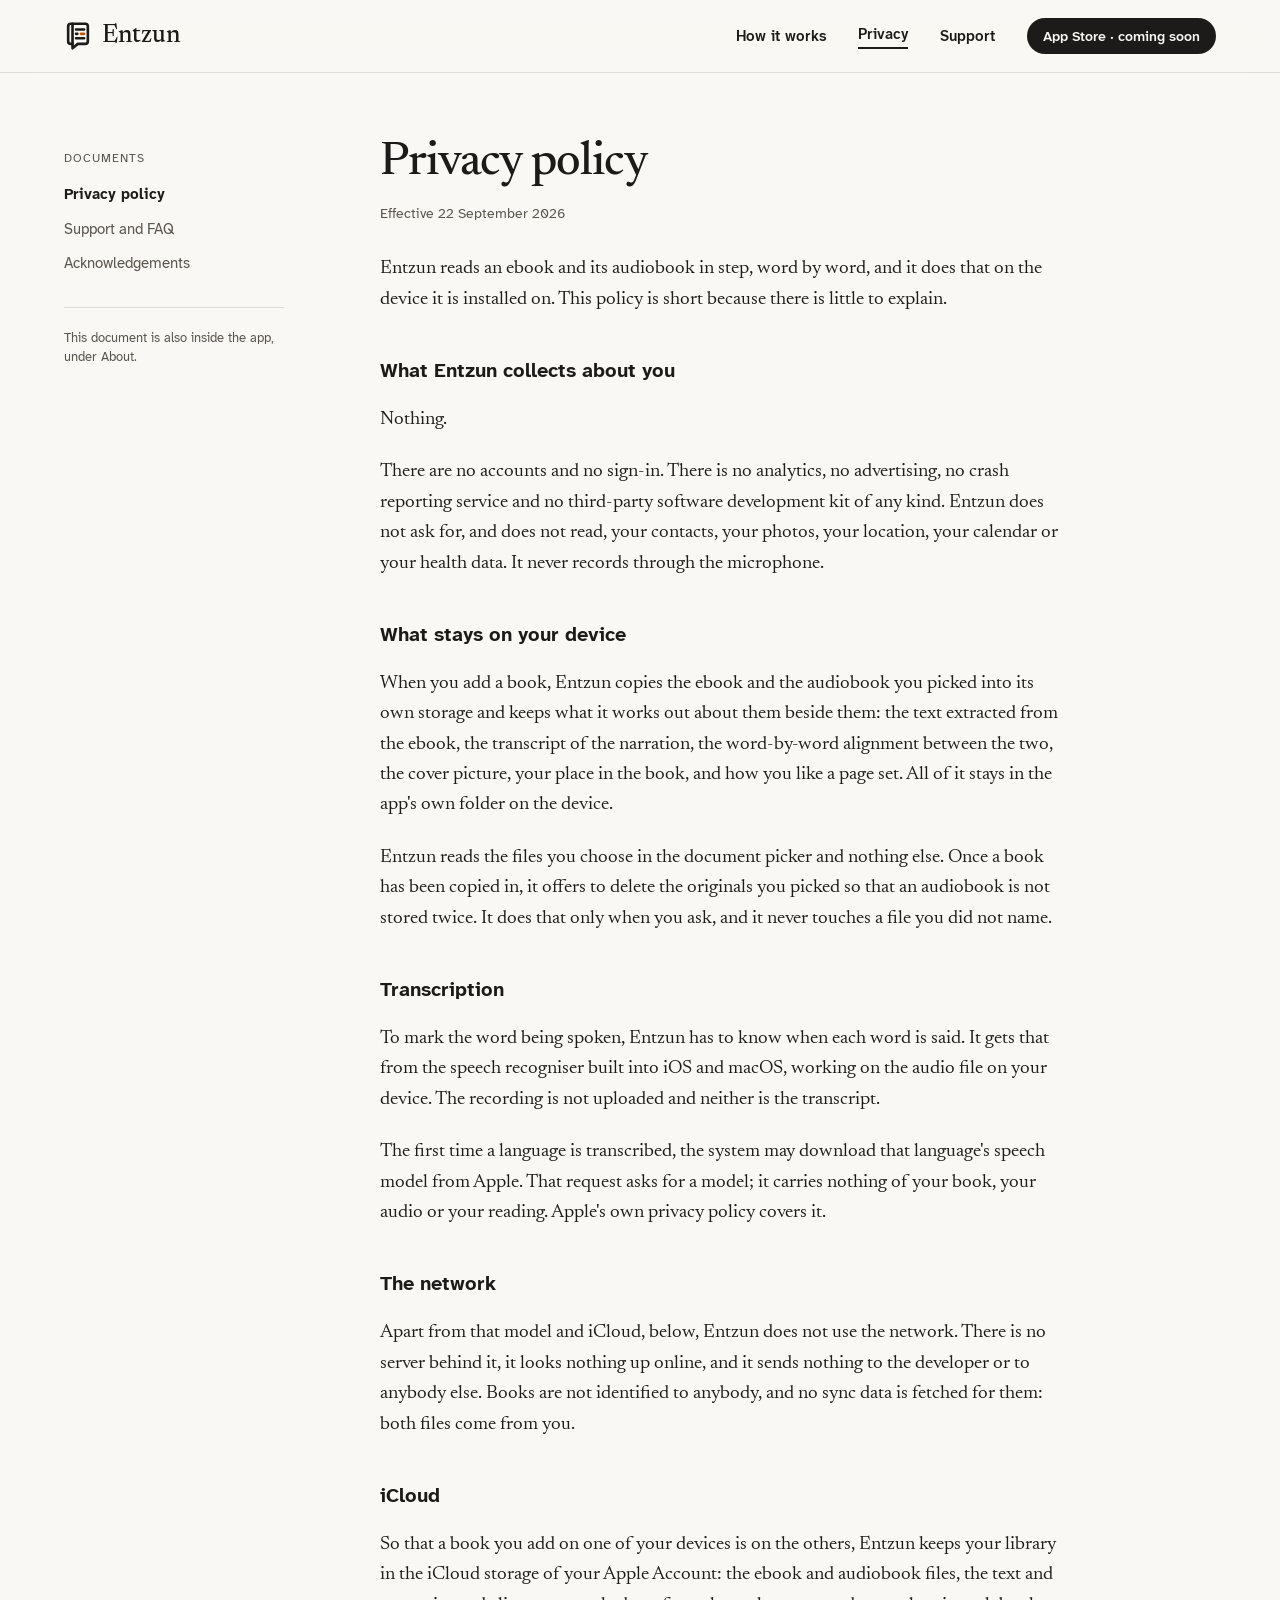
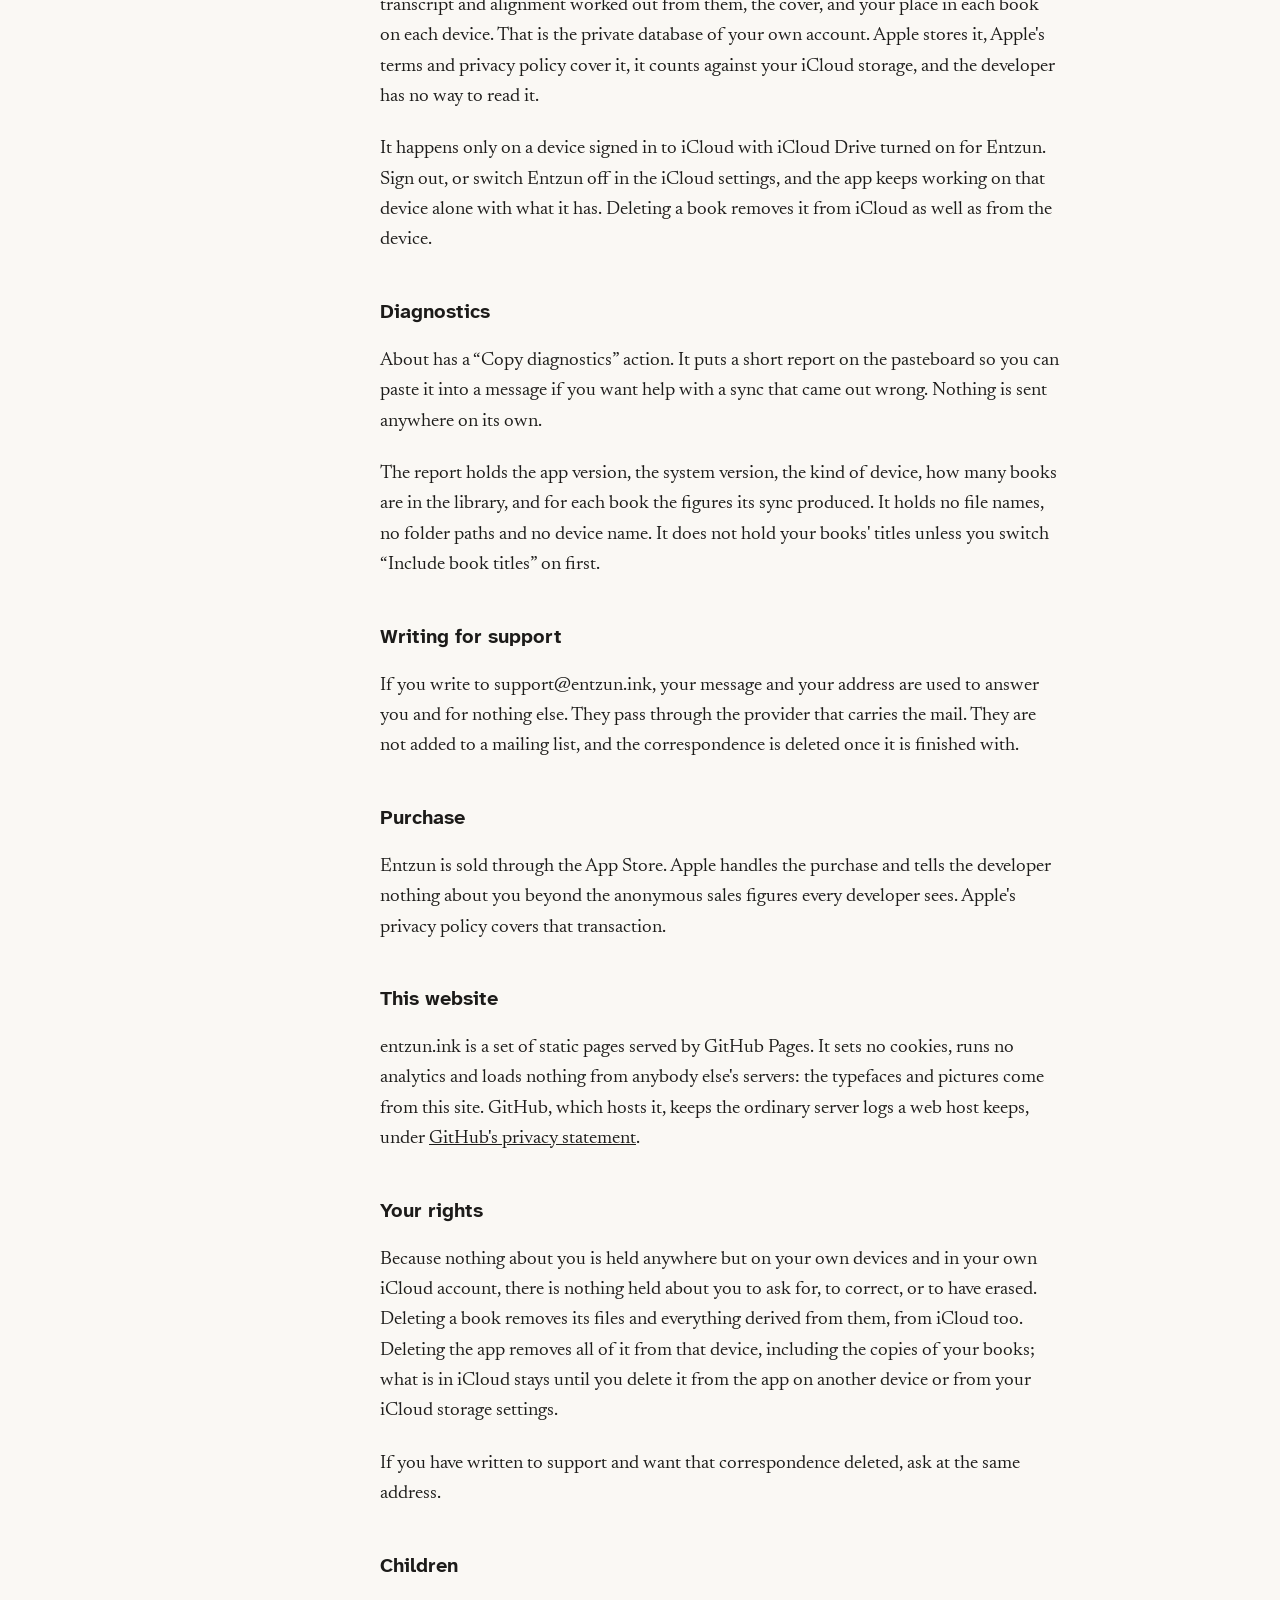
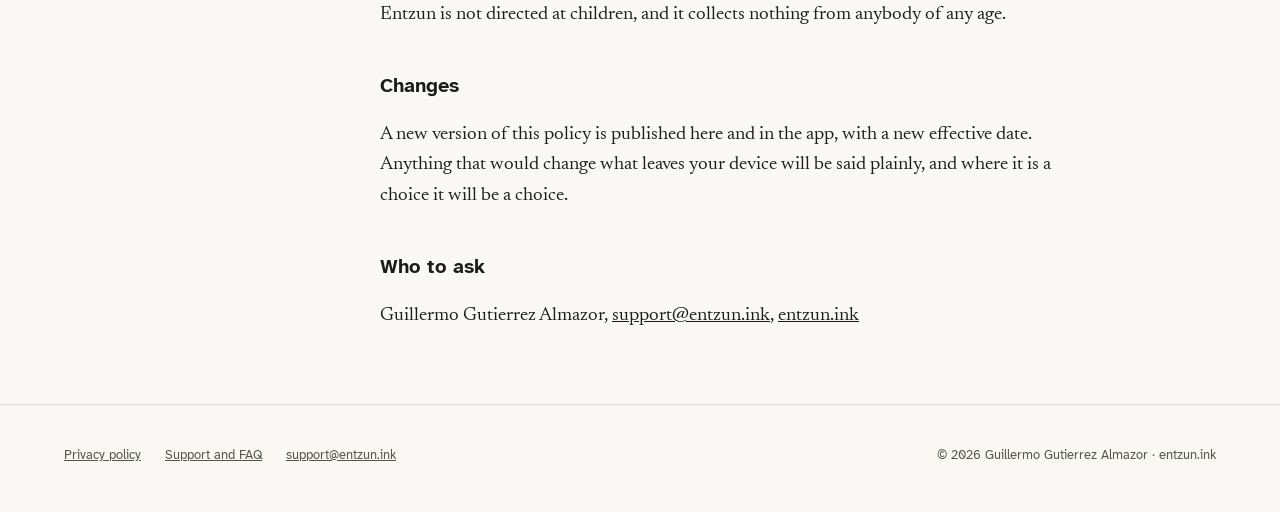
<file: privacy.html>
<!doctype html>
<html lang="en">
<head>
<meta charset="utf-8">
<meta name="viewport" content="width=device-width, initial-scale=1">
<title>Privacy policy · Entzun</title>
<meta name="description" content="What Entzun collects about you: nothing. What stays on your device, what goes to your own iCloud, and who to ask.">
<meta name="theme-color" content="#FAF8F4" media="(prefers-color-scheme: light)">
<meta name="theme-color" content="#121316" media="(prefers-color-scheme: dark)">
<link rel="icon" href="assets/logo/entzun-mark.svg" type="image/svg+xml">
<link rel="icon" href="assets/favicon-32.png" sizes="32x32" type="image/png">
<link rel="icon" href="assets/favicon-16.png" sizes="16x16" type="image/png">
<link rel="apple-touch-icon" href="assets/apple-touch-icon.png">
<link rel="stylesheet" href="assets/site.css">
</head>
<body>

<header class="site-header">
  <div class="wrap">
    <a class="brand" href="/"><svg class="mark" viewBox="0 0 160 160" aria-hidden="true" fill="none" stroke-width="15" stroke-linecap="round" stroke-linejoin="round"><g stroke="currentColor"><path d="M38.77 10H121.23C129.46 10 136.23 16.77 136.23 25V110C136.23 118.23 129.46 125 121.23 125H78.77L48.77 150V125H38.77C30.54 125 23.77 118.23 23.77 110V25C23.77 16.77 30.54 10 38.77 10Z"/><path d="M48.77 10V125"/><path d="M68.77 42.5H114.96M68.77 92.5H114.96M68.77 67.5H76.27"/></g><path d="M96.92 67.5H114.96" stroke="#C2570B"/></svg><span>Entzun</span></a>
    <nav class="site-nav" aria-label="Site">
      <a class="hide-phone" href="/#how">How it works</a>
      <a href="privacy.html" aria-current="page">Privacy</a>
      <a href="support.html">Support</a>
      <a class="pill small hide-phone" href="/#price">App Store · coming soon</a>
    </nav>
  </div>
</header>

<main class="doc policy">
  <div class="wrap">
    <aside>
      <div class="eyebrow" style="margin-bottom: 4px;">Documents</div>
      <a href="privacy.html" aria-current="page">Privacy policy</a>
      <a href="support.html">Support and FAQ</a>
      <a href="support.html#acknowledgements">Acknowledgements</a>
      <div class="note">This document is also inside the app, under About.</div>
    </aside>

    <article>
      <header>
        <h1>Privacy policy</h1>
        <div class="small">Effective 22 September 2026</div>
      </header>
      <p>Entzun reads an ebook and its audiobook in step, word by word, and it does that on the device it is installed on. This policy is short because there is little to explain.</p>

      <h2>What Entzun collects about you</h2>
      <p>Nothing.</p>
      <p>There are no accounts and no sign-in. There is no analytics, no advertising, no crash reporting service and no third-party software development kit of any kind. Entzun does not ask for, and does not read, your contacts, your photos, your location, your calendar or your health data. It never records through the microphone.</p>

      <h2>What stays on your device</h2>
      <p>When you add a book, Entzun copies the ebook and the audiobook you picked into its own storage and keeps what it works out about them beside them: the text extracted from the ebook, the transcript of the narration, the word-by-word alignment between the two, the cover picture, your place in the book, and how you like a page set. All of it stays in the app's own folder on the device.</p>
      <p>Entzun reads the files you choose in the document picker and nothing else. Once a book has been copied in, it offers to delete the originals you picked so that an audiobook is not stored twice. It does that only when you ask, and it never touches a file you did not name.</p>

      <h2>Transcription</h2>
      <p>To mark the word being spoken, Entzun has to know when each word is said. It gets that from the speech recogniser built into iOS and macOS, working on the audio file on your device. The recording is not uploaded and neither is the transcript.</p>
      <p>The first time a language is transcribed, the system may download that language's speech model from Apple. That request asks for a model; it carries nothing of your book, your audio or your reading. Apple's own privacy policy covers it.</p>

      <h2>The network</h2>
      <p>Apart from that model and iCloud, below, Entzun does not use the network. There is no server behind it, it looks nothing up online, and it sends nothing to the developer or to anybody else. Books are not identified to anybody, and no sync data is fetched for them: both files come from you.</p>

      <h2>iCloud</h2>
      <p>So that a book you add on one of your devices is on the others, Entzun keeps your library in the iCloud storage of your Apple Account: the ebook and audiobook files, the text and transcript and alignment worked out from them, the cover, and your place in each book on each device. That is the private database of your own account. Apple stores it, Apple's terms and privacy policy cover it, it counts against your iCloud storage, and the developer has no way to read it.</p>
      <p>It happens only on a device signed in to iCloud with iCloud Drive turned on for Entzun. Sign out, or switch Entzun off in the iCloud settings, and the app keeps working on that device alone with what it has. Deleting a book removes it from iCloud as well as from the device.</p>

      <h2>Diagnostics</h2>
      <p>About has a “Copy diagnostics” action. It puts a short report on the pasteboard so you can paste it into a message if you want help with a sync that came out wrong. Nothing is sent anywhere on its own.</p>
      <p>The report holds the app version, the system version, the kind of device, how many books are in the library, and for each book the figures its sync produced. It holds no file names, no folder paths and no device name. It does not hold your books' titles unless you switch “Include book titles” on first.</p>

      <h2>Writing for support</h2>
      <p>If you write to support@entzun.ink, your message and your address are used to answer you and for nothing else. They pass through the provider that carries the mail. They are not added to a mailing list, and the correspondence is deleted once it is finished with.</p>

      <h2>Purchase</h2>
      <p>Entzun is sold through the App Store. Apple handles the purchase and tells the developer nothing about you beyond the anonymous sales figures every developer sees. Apple's privacy policy covers that transaction.</p>

      <h2>This website</h2>
      <p>entzun.ink is a set of static pages served by GitHub Pages. It sets no cookies, runs no analytics and loads nothing from anybody else's servers: the typefaces and pictures come from this site. GitHub, which hosts it, keeps the ordinary server logs a web host keeps, under <a href="https://docs.github.com/en/site-policy/privacy-policies/github-general-privacy-statement">GitHub's privacy statement</a>.</p>

      <h2>Your rights</h2>
      <p>Because nothing about you is held anywhere but on your own devices and in your own iCloud account, there is nothing held about you to ask for, to correct, or to have erased. Deleting a book removes its files and everything derived from them, from iCloud too. Deleting the app removes all of it from that device, including the copies of your books; what is in iCloud stays until you delete it from the app on another device or from your iCloud storage settings.</p>
      <p>If you have written to support and want that correspondence deleted, ask at the same address.</p>

      <h2>Children</h2>
      <p>Entzun is not directed at children, and it collects nothing from anybody of any age.</p>

      <h2>Changes</h2>
      <p>A new version of this policy is published here and in the app, with a new effective date. Anything that would change what leaves your device will be said plainly, and where it is a choice it will be a choice.</p>

      <h2>Who to ask</h2>
      <p>Guillermo Gutierrez Almazor, <a href="mailto:support@entzun.ink">support@entzun.ink</a>, <a href="/">entzun.ink</a></p>
    </article>
  </div>
</main>

<footer class="site-footer">
  <div class="wrap">
    <div class="footer-bottom">
      <nav aria-label="Documents">
        <a href="privacy.html">Privacy policy</a>
        <a href="support.html">Support and FAQ</a>
        <a href="mailto:support@entzun.ink">support@entzun.ink</a>
      </nav>
      <span>© 2026 Guillermo Gutierrez Almazor · entzun.ink</span>
    </div>
  </div>
</footer>

</body>
</html>
</file>
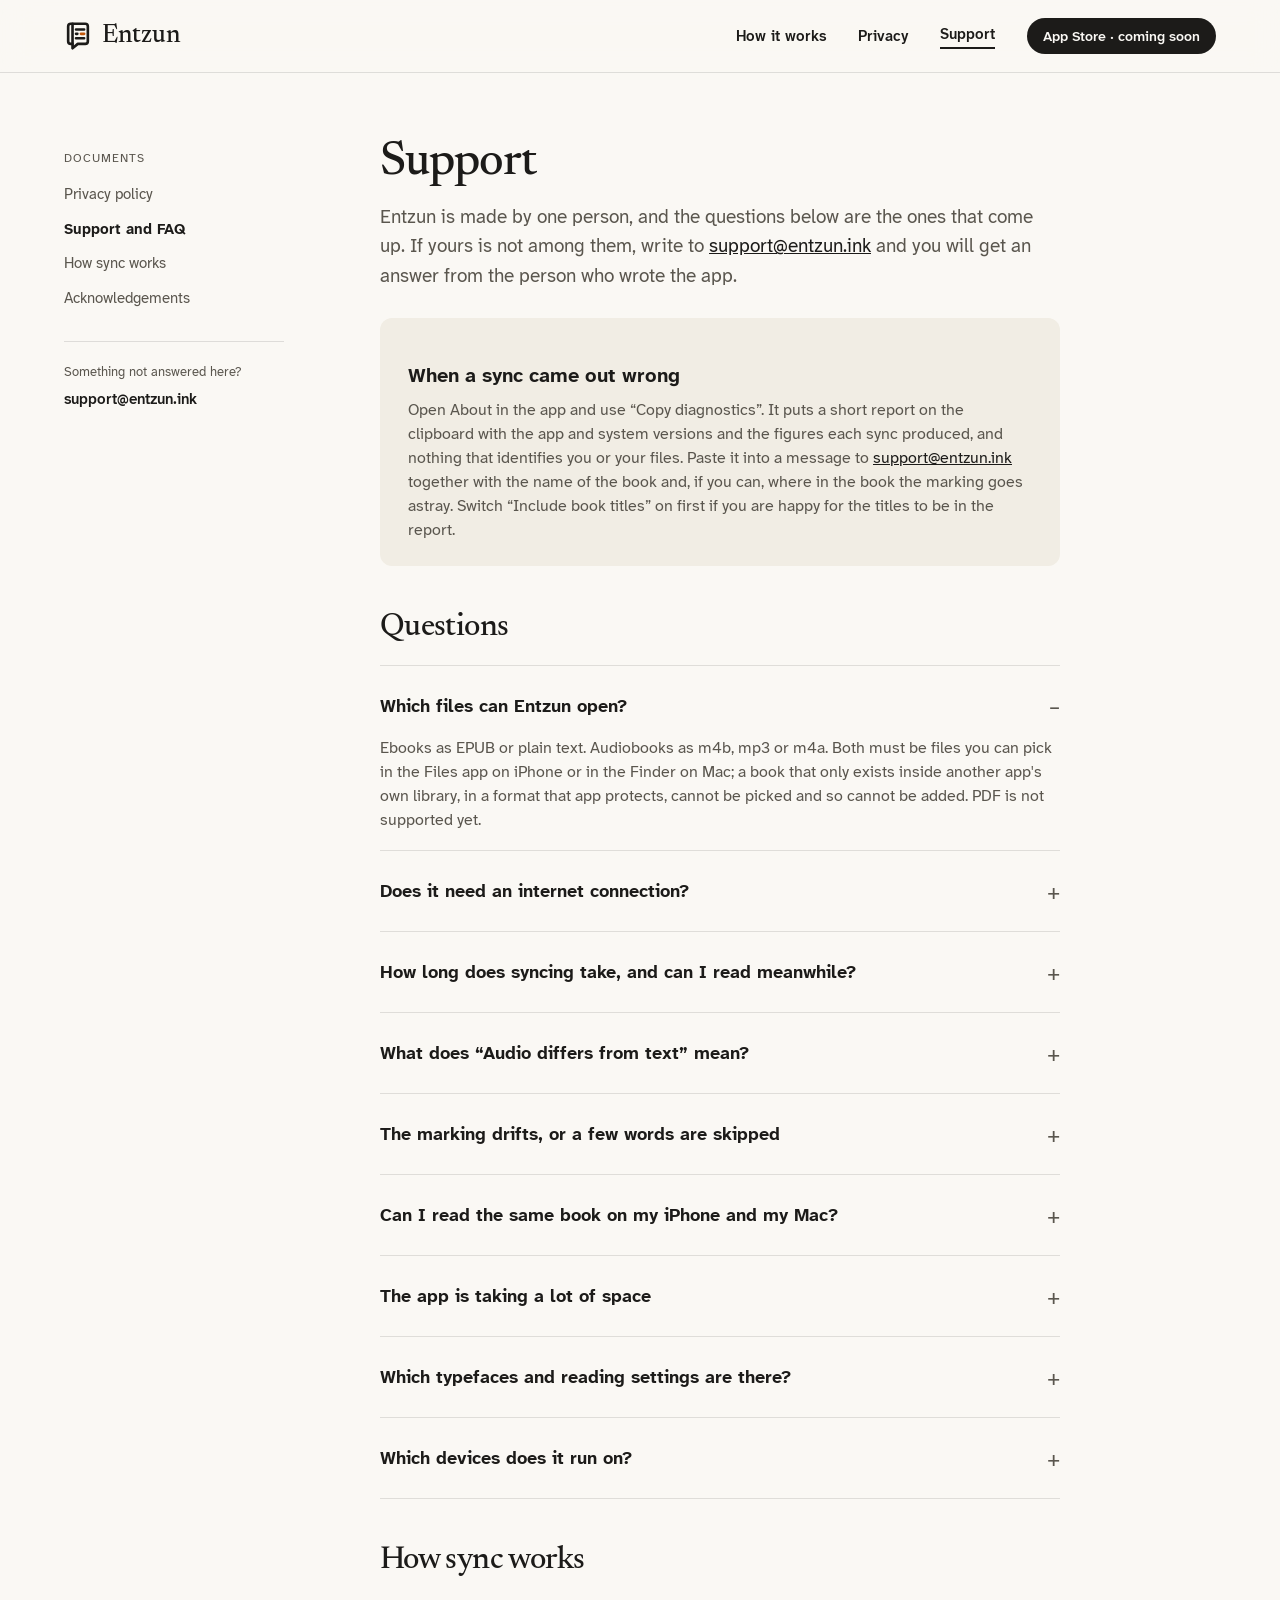
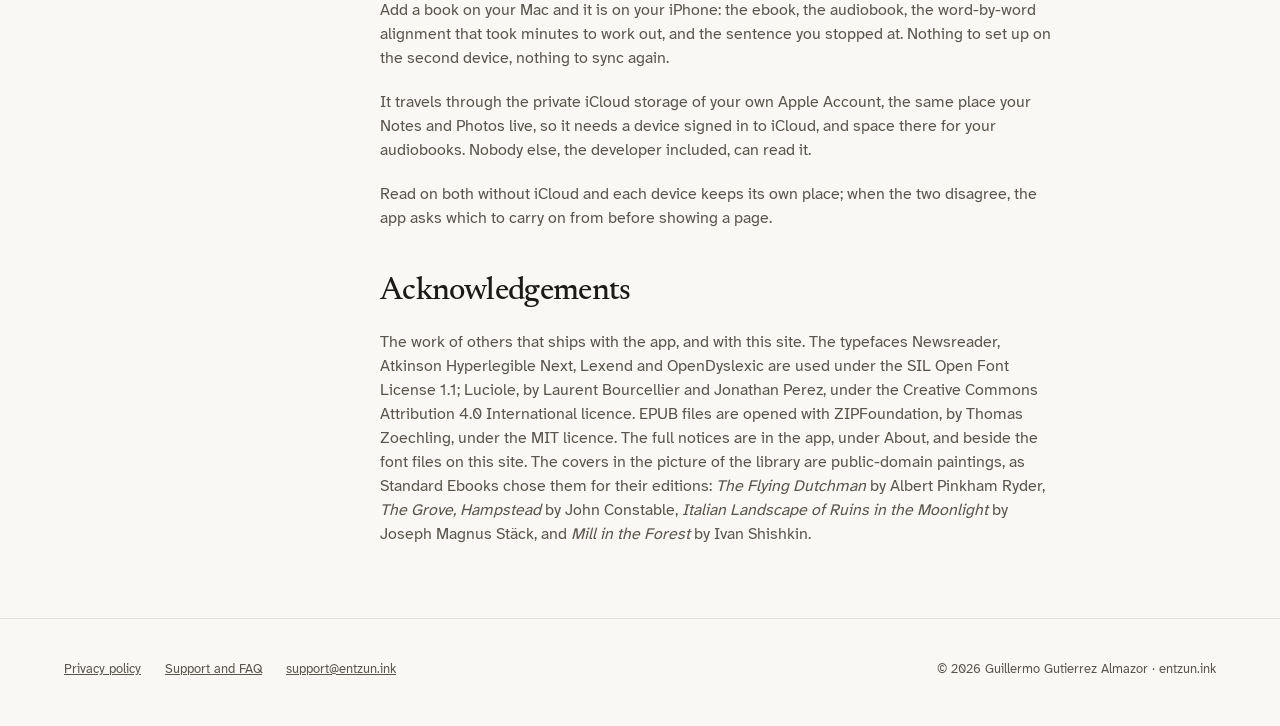
<file: support.html>
<!doctype html>
<html lang="en">
<head>
<meta charset="utf-8">
<meta name="viewport" content="width=device-width, initial-scale=1">
<title>Support and FAQ · Entzun</title>
<meta name="description" content="Answers about Entzun: which files it opens, how syncing works, what “Audio differs from text” means, reading on iPhone and Mac, and how to get help.">
<meta name="theme-color" content="#FAF8F4" media="(prefers-color-scheme: light)">
<meta name="theme-color" content="#121316" media="(prefers-color-scheme: dark)">
<link rel="icon" href="assets/logo/entzun-mark.svg" type="image/svg+xml">
<link rel="icon" href="assets/favicon-32.png" sizes="32x32" type="image/png">
<link rel="icon" href="assets/favicon-16.png" sizes="16x16" type="image/png">
<link rel="apple-touch-icon" href="assets/apple-touch-icon.png">
<link rel="stylesheet" href="assets/site.css">
</head>
<body>

<header class="site-header">
  <div class="wrap">
    <a class="brand" href="/"><svg class="mark" viewBox="0 0 160 160" aria-hidden="true" fill="none" stroke-width="15" stroke-linecap="round" stroke-linejoin="round"><g stroke="currentColor"><path d="M38.77 10H121.23C129.46 10 136.23 16.77 136.23 25V110C136.23 118.23 129.46 125 121.23 125H78.77L48.77 150V125H38.77C30.54 125 23.77 118.23 23.77 110V25C23.77 16.77 30.54 10 38.77 10Z"/><path d="M48.77 10V125"/><path d="M68.77 42.5H114.96M68.77 92.5H114.96M68.77 67.5H76.27"/></g><path d="M96.92 67.5H114.96" stroke="#C2570B"/></svg><span>Entzun</span></a>
    <nav class="site-nav" aria-label="Site">
      <a class="hide-phone" href="/#how">How it works</a>
      <a href="privacy.html">Privacy</a>
      <a href="support.html" aria-current="page">Support</a>
      <a class="pill small hide-phone" href="/#price">App Store · coming soon</a>
    </nav>
  </div>
</header>

<main class="doc">
  <div class="wrap">
    <aside>
      <div class="eyebrow" style="margin-bottom: 4px;">Documents</div>
      <a href="privacy.html">Privacy policy</a>
      <a href="support.html" aria-current="page">Support and FAQ</a>
      <a href="#sync">How sync works</a>
      <a href="#acknowledgements">Acknowledgements</a>
      <div class="note">
        <span>Something not answered here?</span>
        <a href="mailto:support@entzun.ink">support@entzun.ink</a>
      </div>
    </aside>

    <article>
      <header>
        <h1>Support</h1>
        <p class="lede" style="font-size: 19px;">Entzun is made by one person, and the questions below are the ones that come up. If yours is not among them, write to <a href="mailto:support@entzun.ink">support@entzun.ink</a> and you will get an answer from the person who wrote the app.</p>
      </header>

      <div class="callout">
        <h2>When a sync came out wrong</h2>
        <p>Open About in the app and use “Copy diagnostics”. It puts a short report on the clipboard with the app and system versions and the figures each sync produced, and nothing that identifies you or your files. Paste it into a message to <a href="mailto:support@entzun.ink">support@entzun.ink</a> together with the name of the book and, if you can, where in the book the marking goes astray. Switch “Include book titles” on first if you are happy for the titles to be in the report.</p>
      </div>

      <h2 class="serif">Questions</h2>

      <div class="faq">
        <details open>
          <summary>Which files can Entzun open?</summary>
          <p>Ebooks as EPUB or plain text. Audiobooks as m4b, mp3 or m4a. Both must be files you can pick in the Files app on iPhone or in the Finder on Mac; a book that only exists inside another app's own library, in a format that app protects, cannot be picked and so cannot be added. PDF is not supported yet.</p>
        </details>
        <details>
          <summary>Does it need an internet connection?</summary>
          <p>No. Everything, including the transcription, happens on the device. The one exception is the first time a language is transcribed: the system may download that language's speech model from Apple. After that Entzun works fully offline. Keeping your library in step between your devices goes through iCloud, so that part needs a connection, but reading never does.</p>
        </details>
        <details>
          <summary>How long does syncing take, and can I read meanwhile?</summary>
          <p>Minutes, for a long book, and it only has to happen once. The library shows how much of the narration is synced, and you can start reading as soon as the first chapter is done; a chapter that is still syncing opens as plain text you can read without the narration. Keep Entzun open, or let it keep syncing in the background if you have switched that on in Settings.</p>
        </details>
        <details>
          <summary>What does “Audio differs from text” mean?</summary>
          <p>That the recording does not follow the ebook closely enough for the words to be lined up. The usual reasons are an abridged recording, a different edition or translation, or an audiobook of a different work altogether. Check that both files are the same unabridged text. If they are and it still says so, the diagnostics report above is the quickest way to get it looked at; “Transcribe Again” in the book's details is worth one try first.</p>
        </details>
        <details>
          <summary>The marking drifts, or a few words are skipped</summary>
          <p>Publisher credits, chapter announcements and other stretches the narrator reads that are not in the book are recognised and set aside, so those should not throw it off. Where the transcription missed a word, its time is worked out from its neighbours, which can be a fraction of a second out. Tapping a word always jumps to its best-known time.</p>
        </details>
        <details>
          <summary>Can I read the same book on my iPhone and my Mac?</summary>
          <p>Yes. If both are signed in to the same Apple Account with iCloud Drive on for Entzun, a book added on one appears on the other with its alignment already done, and each device knows where you got to. Open a book that is further along on another device and the app asks which place to carry on from before showing a page. Without iCloud you can still add the same two files on each device; they just sync separately and keep their own places.</p>
        </details>
        <details>
          <summary>The app is taking a lot of space</summary>
          <p>Entzun keeps its own copy of every file you add, so an audiobook you also keep elsewhere is stored twice. After adding a book, Entzun offers to delete the originals you picked; it does this only when asked. Deleting a book from the library removes its files and everything worked out from them, on that device and in iCloud. Audiobooks are large, so a big library also takes room in your iCloud storage.</p>
        </details>
        <details>
          <summary>Which typefaces and reading settings are there?</summary>
          <p>Newsreader, Atkinson Hyperlegible Next, Lexend, Luciole and OpenDyslexic, at any size, with your own character, word, line and paragraph spacing, natural or justified alignment, the width of the column, a Paper, Sepia, Night or High Contrast palette or the system's choice, and the option to follow the system text size. The spoken word can be marked with a highlight or an underline, and Single sentence shows one sentence at a time.</p>
        </details>
        <details>
          <summary>Which devices does it run on?</summary>
          <p>iPhone with iOS 26 or later, and Mac with macOS 26 or later. The word-level timing relies on speech analysis Apple added in those releases, which is why earlier systems cannot run it.</p>
        </details>
      </div>

      <h2 class="serif" id="sync">How sync works</h2>
      <p class="muted">Add a book on your Mac and it is on your iPhone: the ebook, the audiobook, the word-by-word alignment that took minutes to work out, and the sentence you stopped at. Nothing to set up on the second device, nothing to sync again.</p>
      <p class="muted">It travels through the private iCloud storage of your own Apple Account, the same place your Notes and Photos live, so it needs a device signed in to iCloud, and space there for your audiobooks. Nobody else, the developer included, can read it.</p>
      <p class="muted">Read on both without iCloud and each device keeps its own place; when the two disagree, the app asks which to carry on from before showing a page.</p>

      <h2 class="serif" id="acknowledgements">Acknowledgements</h2>
      <p class="muted">The work of others that ships with the app, and with this site. The typefaces Newsreader, Atkinson Hyperlegible Next, Lexend and OpenDyslexic are used under the SIL Open Font License 1.1; Luciole, by Laurent Bourcellier and Jonathan Perez, under the Creative Commons Attribution 4.0 International licence. EPUB files are opened with ZIPFoundation, by Thomas Zoechling, under the MIT licence. The full notices are in the app, under About, and beside the font files on this site. The covers in the picture of the library are public-domain paintings, as Standard Ebooks chose them for their editions: <cite>The Flying Dutchman</cite> by Albert Pinkham Ryder, <cite>The Grove, Hampstead</cite> by John Constable, <cite>Italian Landscape of Ruins in the Moonlight</cite> by Joseph Magnus Stäck, and <cite>Mill in the Forest</cite> by Ivan Shishkin.</p>
    </article>
  </div>
</main>

<footer class="site-footer">
  <div class="wrap">
    <div class="footer-bottom">
      <nav aria-label="Documents">
        <a href="privacy.html">Privacy policy</a>
        <a href="support.html">Support and FAQ</a>
        <a href="mailto:support@entzun.ink">support@entzun.ink</a>
      </nav>
      <span>© 2026 Guillermo Gutierrez Almazor · entzun.ink</span>
    </div>
  </div>
</footer>

</body>
</html>
</file>
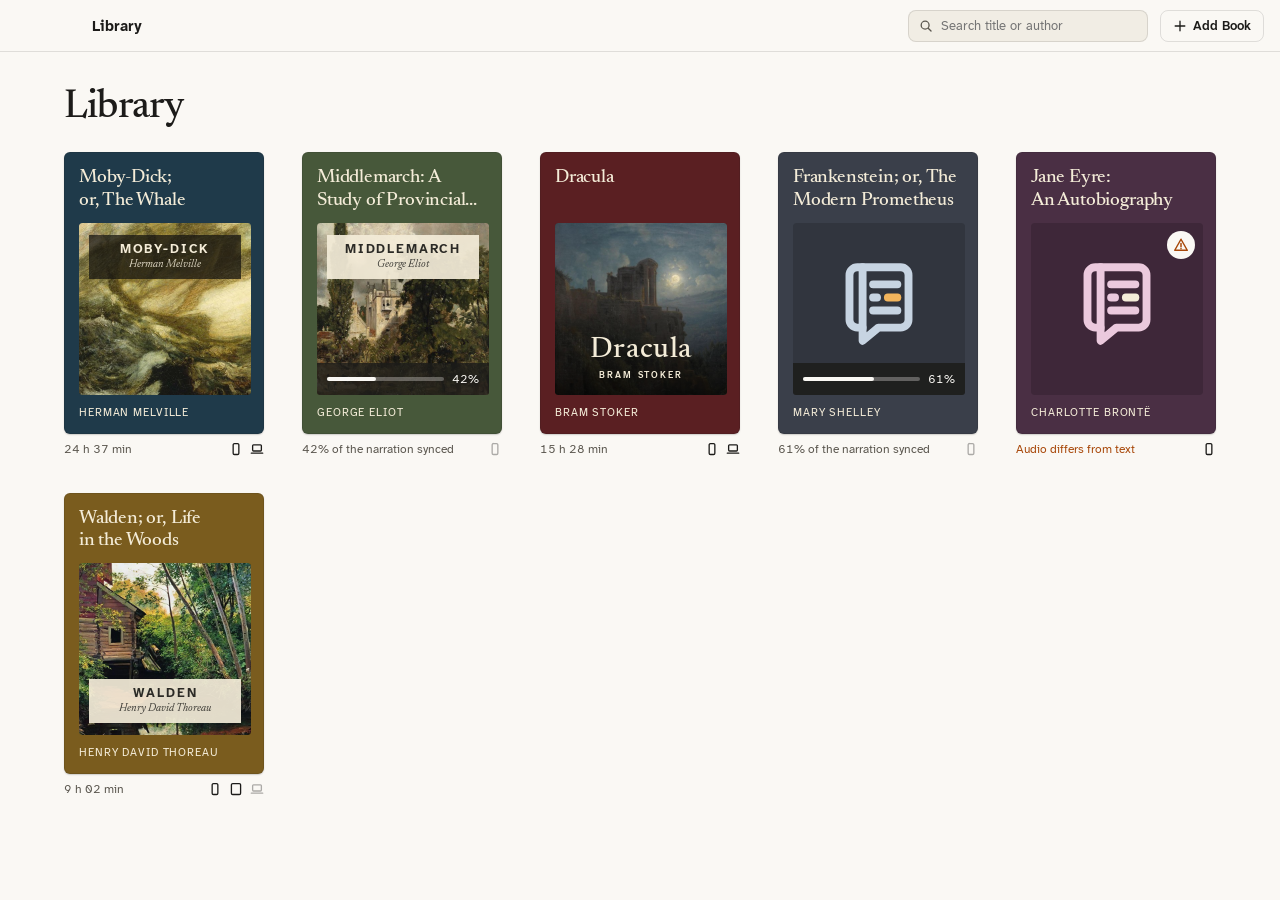
<file: design/library-mac.html>
<!doctype html>
<html lang="en">
<head>
<meta charset="utf-8">
<title>Library · Shelf, Mac</title>
<!-- The Mac library artboard from the app repo (docs/design/artboards/ShelfMac.dc.html), light theme,
     with the cover placeholders filled. Rendered to assets/screens/library-mac.png; see the README. -->
<style>
@font-face { font-family: "Newsreader"; src: url("../assets/fonts/Newsreader16pt-Regular.ttf"); font-weight: 400; }
@font-face { font-family: "Newsreader"; src: url("../assets/fonts/Newsreader16pt-Medium.ttf"); font-weight: 500; }
@font-face { font-family: "Newsreader"; src: url("../assets/fonts/Newsreader16pt-Italic.ttf"); font-weight: 400; font-style: italic; }
@font-face { font-family: "Atkinson Hyperlegible Next"; src: url("../assets/fonts/AtkinsonHyperlegibleNext-Regular.ttf"); font-weight: 400; }
@font-face { font-family: "Atkinson Hyperlegible Next"; src: url("../assets/fonts/AtkinsonHyperlegibleNext-SemiBold.ttf"); font-weight: 600; }
@font-face { font-family: "Atkinson Hyperlegible Next"; src: url("../assets/fonts/AtkinsonHyperlegibleNext-Bold.ttf"); font-weight: 700; }
body { margin: 0; font-family: "Atkinson Hyperlegible Next", system-ui, sans-serif; background: #FAF8F4; color: #1C1B19; }
a { color: inherit; text-decoration: none; }
.cover { width: 172px; height: 172px; border-radius: 3px; background-size: cover; background-position: center; box-shadow: 0 1px 3px rgba(0,0,0,0.3); position: relative; }
.plate { position: absolute; left: 10px; right: 10px; top: 12px; padding: 7px 8px 8px; background: rgba(20, 18, 16, 0.72); color: #F4ECD8; display: flex; flex-direction: column; align-items: center; gap: 2px; text-align: center; }
.plate-title { font-family: "Atkinson Hyperlegible Next", sans-serif; font-weight: 700; font-size: 13px; letter-spacing: 0.14em; text-transform: uppercase; line-height: 1.1; }
.plate-author { font-family: "Newsreader", Georgia, serif; font-style: italic; font-size: 11px; line-height: 1.2; opacity: 0.9; }
.plate-cream { background: rgba(244, 236, 216, 0.92); color: #2B2A26; }
.plate-low { top: auto; bottom: 12px; }
.cover-shade::after { content: ""; position: absolute; inset: 0; background: linear-gradient(to bottom, rgba(0,0,0,0) 45%, rgba(0,0,0,0.7)); border-radius: 3px; }
.plate-bottom { position: absolute; left: 0; right: 0; bottom: 14px; z-index: 1; display: flex; flex-direction: column; align-items: center; color: #F4ECD8; }
.plate-big { font-family: "Newsreader", Georgia, serif; font-weight: 500; font-size: 30px; letter-spacing: 0.02em; line-height: 1; }
.plate-small { margin-top: 4px; font-size: 9px; font-weight: 600; letter-spacing: 0.22em; text-transform: uppercase; }
.nocover { width: 172px; height: 172px; border-radius: 3px; background: rgba(0, 0, 0, 0.16); display: flex; align-items: center; justify-content: center; }
.nocover .mark { width: 84px; height: 84px; margin-top: -10px; }
</style>
</head>
<body>
<div style="width: 1280px; height: 800px; box-sizing: border-box; overflow: hidden; background: #FAF8F4; color: #1C1B19; font-family: 'Atkinson Hyperlegible Next', system-ui, sans-serif; display: flex; flex-direction: column;">
<div style="height: 52px; flex-shrink: 0; box-sizing: border-box; display: flex; align-items: center; justify-content: space-between; padding: 0 16px 0 92px; border-bottom: 1px solid rgba(28,27,25,0.12);"><div style="font-size: 15px; font-weight: 700;">Library</div><div style="display: flex; align-items: center; gap: 12px;"><label style="width: 240px; height: 32px; box-sizing: border-box; display: flex; align-items: center; gap: 8px; padding: 0 10px; border-radius: 8px; background: #F1EDE4; border: 1px solid rgba(28,27,25,0.12); color: #5A564E; font-size: 13px;"><svg width="14" height="14" viewBox="0 0 16 16" fill="none" stroke="currentColor" stroke-width="1.5" stroke-linecap="round" stroke-linejoin="round" aria-hidden="true" style="flex-shrink: 0;"><circle cx="7" cy="7" r="4.5"></circle><path d="M10.5 10.5l3.25 3.25"></path></svg><span style="position: absolute; width: 1px; height: 1px; overflow: hidden; clip-path: inset(50%);">Search the library</span><input type="search" placeholder="Search title or author" style="border: none; outline: none; background: none; padding: 0; margin: 0; min-width: 0; flex-grow: 1; font: inherit; color: #1C1B19;"></label><button type="button" style="border: none; background: none; padding: 0; margin: 0; font: inherit; color: inherit; cursor: pointer; height: 32px; display: flex; align-items: center; gap: 6px; padding: 0 12px; border-radius: 8px; border: 1px solid rgba(28,27,25,0.12); font-size: 13px; font-weight: 600;"><svg width="14" height="14" viewBox="0 0 16 16" fill="none" stroke="currentColor" stroke-width="1.5" stroke-linecap="round" stroke-linejoin="round" aria-hidden="true" style="flex-shrink: 0;"><path d="M8 2.5v11M2.5 8h11"></path></svg><span>Add Book</span></button></div></div><div style="display: flex; flex-direction: column; padding: 36px 64px 0;"><h1 style="margin: 0 0 24px; font-family: 'Newsreader', Georgia, serif; font-weight: 500; font-size: 40px; letter-spacing: -0.02em;">Library</h1><div style="display: grid; grid-template-columns: repeat(5, minmax(0, 1fr)); gap: 36px 38px;"><a href="#read" style="display: flex; flex-direction: column; gap: 7px; min-width: 0;"><div style="width: 200px; box-sizing: border-box; padding: 14px; background: #1F3A4A; color: #F4ECD8; border-radius: 6px; border: 0.5px solid rgba(28,27,25,0.12); box-shadow: 0 1px 1.5px rgba(0,0,0,0.18); display: flex; flex-direction: column; gap: 10px;"><div style="font-family: 'Newsreader', Georgia, serif; font-weight: 500; line-height: 1.2; letter-spacing: -0.01em; font-size: 19px; min-height: 2.4em; display: -webkit-box; -webkit-line-clamp: 2; -webkit-box-orient: vertical; overflow: hidden; text-wrap: balance;">Moby-Dick; or, The Whale</div><div style="position: relative; width: 172px; height: 172px; border-radius: 3px; overflow: hidden;"><div class="cover" style="background-image: url(covers/moby-dick.jpg);"><div class="plate"><span class="plate-title">Moby-Dick</span><span class="plate-author">Herman Melville</span></div></div></div><div style="font-size: 11px; letter-spacing: 0.08em; text-transform: uppercase; white-space: nowrap; overflow: hidden; text-overflow: ellipsis;">Herman Melville</div></div><div style="display: flex; justify-content: space-between; align-items: center; gap: 8px;"><div style="font-size: 12px; color: #5A564E; white-space: nowrap; overflow: hidden; text-overflow: ellipsis; font-variant-numeric: tabular-nums;">24 h 37 min</div><div role="img" aria-label="This iPhone: ready to read. MacBook Pro: ready to read." style="display: flex; gap: 7px; align-items: center; color: #1C1B19;"><span style="display: flex; opacity: 1;"><svg width="14" height="14" viewBox="0 0 16 16" fill="none" stroke="currentColor" stroke-width="1.5" stroke-linecap="round" stroke-linejoin="round" aria-hidden="true" style="flex-shrink: 0;"><rect x="4.75" y="1.75" width="6.5" height="12.5" rx="1.5"></rect></svg></span><span style="display: flex; opacity: 1;"><svg width="14" height="14" viewBox="0 0 16 16" fill="none" stroke="currentColor" stroke-width="1.5" stroke-linecap="round" stroke-linejoin="round" aria-hidden="true" style="flex-shrink: 0;"><rect x="3" y="3.25" width="10" height="7" rx="1"></rect><path d="M1.5 12.75h13"></path></svg></span></div></div></a><a href="#read" style="display: flex; flex-direction: column; gap: 7px; min-width: 0;"><div style="width: 200px; box-sizing: border-box; padding: 14px; background: #47583A; color: #F4ECD8; border-radius: 6px; border: 0.5px solid rgba(28,27,25,0.12); box-shadow: 0 1px 1.5px rgba(0,0,0,0.18); display: flex; flex-direction: column; gap: 10px;"><div style="font-family: 'Newsreader', Georgia, serif; font-weight: 500; line-height: 1.2; letter-spacing: -0.01em; font-size: 19px; min-height: 2.4em; display: -webkit-box; -webkit-line-clamp: 2; -webkit-box-orient: vertical; overflow: hidden; text-wrap: balance;">Middlemarch: A Study of Provincial Life</div><div style="position: relative; width: 172px; height: 172px; border-radius: 3px; overflow: hidden;"><div class="cover" style="background-image: url(covers/middlemarch.jpg);"><div class="plate plate-cream"><span class="plate-title">Middlemarch</span><span class="plate-author">George Eliot</span></div></div><div style="position: absolute; left: 0; right: 0; bottom: 0; padding: 8px 10px; background: rgba(28,27,25,0.82); color: #FAF8F4; display: flex; align-items: center; gap: 8px; font-size: 12px; font-variant-numeric: tabular-nums;"><div style="flex-grow: 1; height: 4px; border-radius: 2px; background: rgba(250,248,244,0.3);"><div style="width: 42%; height: 4px; border-radius: 2px; background: #FAF8F4;"></div></div><span>42%</span></div></div><div style="font-size: 11px; letter-spacing: 0.08em; text-transform: uppercase; white-space: nowrap; overflow: hidden; text-overflow: ellipsis;">George Eliot</div></div><div style="display: flex; justify-content: space-between; align-items: center; gap: 8px;"><div style="font-size: 12px; color: #5A564E; white-space: nowrap; overflow: hidden; text-overflow: ellipsis; font-variant-numeric: tabular-nums;">42% of the narration synced</div><div role="img" aria-label="This iPhone: 42% synced." style="display: flex; gap: 7px; align-items: center; color: #1C1B19;"><span style="display: flex; opacity: 0.35;"><svg width="14" height="14" viewBox="0 0 16 16" fill="none" stroke="currentColor" stroke-width="1.5" stroke-linecap="round" stroke-linejoin="round" aria-hidden="true" style="flex-shrink: 0;"><rect x="4.75" y="1.75" width="6.5" height="12.5" rx="1.5"></rect></svg></span></div></div></a><a href="#read" style="display: flex; flex-direction: column; gap: 7px; min-width: 0;"><div style="width: 200px; box-sizing: border-box; padding: 14px; background: #5A1F22; color: #F4ECD8; border-radius: 6px; border: 0.5px solid rgba(28,27,25,0.12); box-shadow: 0 1px 1.5px rgba(0,0,0,0.18); display: flex; flex-direction: column; gap: 10px;"><div style="font-family: 'Newsreader', Georgia, serif; font-weight: 500; line-height: 1.2; letter-spacing: -0.01em; font-size: 19px; min-height: 2.4em; display: -webkit-box; -webkit-line-clamp: 2; -webkit-box-orient: vertical; overflow: hidden; text-wrap: balance;">Dracula</div><div style="position: relative; width: 172px; height: 172px; border-radius: 3px; overflow: hidden;"><div class="cover cover-shade" style="background-image: url(covers/dracula.jpg);"><div class="plate-bottom"><span class="plate-big">Dracula</span><span class="plate-small">Bram Stoker</span></div></div></div><div style="font-size: 11px; letter-spacing: 0.08em; text-transform: uppercase; white-space: nowrap; overflow: hidden; text-overflow: ellipsis;">Bram Stoker</div></div><div style="display: flex; justify-content: space-between; align-items: center; gap: 8px;"><div style="font-size: 12px; color: #5A564E; white-space: nowrap; overflow: hidden; text-overflow: ellipsis; font-variant-numeric: tabular-nums;">15 h 28 min</div><div role="img" aria-label="This iPhone: ready to read. MacBook Pro: ready to read." style="display: flex; gap: 7px; align-items: center; color: #1C1B19;"><span style="display: flex; opacity: 1;"><svg width="14" height="14" viewBox="0 0 16 16" fill="none" stroke="currentColor" stroke-width="1.5" stroke-linecap="round" stroke-linejoin="round" aria-hidden="true" style="flex-shrink: 0;"><rect x="4.75" y="1.75" width="6.5" height="12.5" rx="1.5"></rect></svg></span><span style="display: flex; opacity: 1;"><svg width="14" height="14" viewBox="0 0 16 16" fill="none" stroke="currentColor" stroke-width="1.5" stroke-linecap="round" stroke-linejoin="round" aria-hidden="true" style="flex-shrink: 0;"><rect x="3" y="3.25" width="10" height="7" rx="1"></rect><path d="M1.5 12.75h13"></path></svg></span></div></div></a><a href="#read" style="display: flex; flex-direction: column; gap: 7px; min-width: 0;"><div style="width: 200px; box-sizing: border-box; padding: 14px; background: #3A3F4A; color: #F4ECD8; border-radius: 6px; border: 0.5px solid rgba(28,27,25,0.12); box-shadow: 0 1px 1.5px rgba(0,0,0,0.18); display: flex; flex-direction: column; gap: 10px;"><div style="font-family: 'Newsreader', Georgia, serif; font-weight: 500; line-height: 1.2; letter-spacing: -0.01em; font-size: 19px; min-height: 2.4em; display: -webkit-box; -webkit-line-clamp: 2; -webkit-box-orient: vertical; overflow: hidden; text-wrap: balance;">Frankenstein; or, The Modern Prometheus</div><div style="position: relative; width: 172px; height: 172px; border-radius: 3px; overflow: hidden;"><div class="nocover" style="color: #C7D4E2; --word: #F2B45C;"><svg class="mark" viewBox="0 0 160 160" fill="none" stroke-width="15" stroke-linecap="round" stroke-linejoin="round" aria-hidden="true"><g stroke="currentColor"><path d="M38.77 10H121.23C129.46 10 136.23 16.77 136.23 25V110C136.23 118.23 129.46 125 121.23 125H78.77L48.77 150V125H38.77C30.54 125 23.77 118.23 23.77 110V25C23.77 16.77 30.54 10 38.77 10Z"/><path d="M48.77 10V125"/><path d="M68.77 42.5H114.96M68.77 92.5H114.96M68.77 67.5H76.27"/></g><path d="M96.92 67.5H114.96" stroke="var(--word)"/></svg></div><div style="position: absolute; left: 0; right: 0; bottom: 0; padding: 8px 10px; background: rgba(28,27,25,0.82); color: #FAF8F4; display: flex; align-items: center; gap: 8px; font-size: 12px; font-variant-numeric: tabular-nums;"><div style="flex-grow: 1; height: 4px; border-radius: 2px; background: rgba(250,248,244,0.3);"><div style="width: 61%; height: 4px; border-radius: 2px; background: #FAF8F4;"></div></div><span>61%</span></div></div><div style="font-size: 11px; letter-spacing: 0.08em; text-transform: uppercase; white-space: nowrap; overflow: hidden; text-overflow: ellipsis;">Mary Shelley</div></div><div style="display: flex; justify-content: space-between; align-items: center; gap: 8px;"><div style="font-size: 12px; color: #5A564E; white-space: nowrap; overflow: hidden; text-overflow: ellipsis; font-variant-numeric: tabular-nums;">61% of the narration synced</div><div role="img" aria-label="This iPhone: 61% of the narration synced." style="display: flex; gap: 7px; align-items: center; color: #1C1B19;"><span style="display: flex; opacity: 0.35;"><svg width="14" height="14" viewBox="0 0 16 16" fill="none" stroke="currentColor" stroke-width="1.5" stroke-linecap="round" stroke-linejoin="round" aria-hidden="true" style="flex-shrink: 0;"><rect x="4.75" y="1.75" width="6.5" height="12.5" rx="1.5"></rect></svg></span></div></div></a><a href="#read" style="display: flex; flex-direction: column; gap: 7px; min-width: 0;"><div style="width: 200px; box-sizing: border-box; padding: 14px; background: #4A2F44; color: #F4ECD8; border-radius: 6px; border: 0.5px solid rgba(28,27,25,0.12); box-shadow: 0 1px 1.5px rgba(0,0,0,0.18); display: flex; flex-direction: column; gap: 10px;"><div style="font-family: 'Newsreader', Georgia, serif; font-weight: 500; line-height: 1.2; letter-spacing: -0.01em; font-size: 19px; min-height: 2.4em; display: -webkit-box; -webkit-line-clamp: 2; -webkit-box-orient: vertical; overflow: hidden; text-wrap: balance;">Jane Eyre: An Autobiography</div><div style="position: relative; width: 172px; height: 172px; border-radius: 3px; overflow: hidden;"><div class="nocover" style="color: #EBC9DD; --word: #F4ECD8;"><svg class="mark" viewBox="0 0 160 160" fill="none" stroke-width="15" stroke-linecap="round" stroke-linejoin="round" aria-hidden="true"><g stroke="currentColor"><path d="M38.77 10H121.23C129.46 10 136.23 16.77 136.23 25V110C136.23 118.23 129.46 125 121.23 125H78.77L48.77 150V125H38.77C30.54 125 23.77 118.23 23.77 110V25C23.77 16.77 30.54 10 38.77 10Z"/><path d="M48.77 10V125"/><path d="M68.77 42.5H114.96M68.77 92.5H114.96M68.77 67.5H76.27"/></g><path d="M96.92 67.5H114.96" stroke="var(--word)"/></svg></div><div style="position: absolute; top: 8px; right: 8px; width: 28px; height: 28px; border-radius: 50%; background: #FAF8F4; color: #A8480A; display: flex; align-items: center; justify-content: center;"><svg width="16" height="16" viewBox="0 0 16 16" fill="none" stroke="currentColor" stroke-width="1.5" stroke-linecap="round" stroke-linejoin="round" aria-hidden="true" style="flex-shrink: 0;"><path d="M8 2.25l6.25 11H1.75z"></path><path d="M8 6.5v3.25M8 11.6v.1"></path></svg></div></div><div style="font-size: 11px; letter-spacing: 0.08em; text-transform: uppercase; white-space: nowrap; overflow: hidden; text-overflow: ellipsis;">Charlotte Brontë</div></div><div style="display: flex; justify-content: space-between; align-items: center; gap: 8px;"><div style="font-size: 12px; color: #A8480A; white-space: nowrap; overflow: hidden; text-overflow: ellipsis; font-variant-numeric: tabular-nums;">Audio differs from text</div><div role="img" aria-label="This iPhone: ready to read." style="display: flex; gap: 7px; align-items: center; color: #1C1B19;"><span style="display: flex; opacity: 1;"><svg width="14" height="14" viewBox="0 0 16 16" fill="none" stroke="currentColor" stroke-width="1.5" stroke-linecap="round" stroke-linejoin="round" aria-hidden="true" style="flex-shrink: 0;"><rect x="4.75" y="1.75" width="6.5" height="12.5" rx="1.5"></rect></svg></span></div></div></a><a href="#read" style="display: flex; flex-direction: column; gap: 7px; min-width: 0;"><div style="width: 200px; box-sizing: border-box; padding: 14px; background: #7A5C1E; color: #F4ECD8; border-radius: 6px; border: 0.5px solid rgba(28,27,25,0.12); box-shadow: 0 1px 1.5px rgba(0,0,0,0.18); display: flex; flex-direction: column; gap: 10px;"><div style="font-family: 'Newsreader', Georgia, serif; font-weight: 500; line-height: 1.2; letter-spacing: -0.01em; font-size: 19px; min-height: 2.4em; display: -webkit-box; -webkit-line-clamp: 2; -webkit-box-orient: vertical; overflow: hidden; text-wrap: balance;">Walden; or, Life in the Woods</div><div style="position: relative; width: 172px; height: 172px; border-radius: 3px; overflow: hidden;"><div class="cover" style="background-image: url(covers/walden.jpg);"><div class="plate plate-cream plate-low"><span class="plate-title">Walden</span><span class="plate-author">Henry David Thoreau</span></div></div></div><div style="font-size: 11px; letter-spacing: 0.08em; text-transform: uppercase; white-space: nowrap; overflow: hidden; text-overflow: ellipsis;">Henry David Thoreau</div></div><div style="display: flex; justify-content: space-between; align-items: center; gap: 8px;"><div style="font-size: 12px; color: #5A564E; white-space: nowrap; overflow: hidden; text-overflow: ellipsis; font-variant-numeric: tabular-nums;">9 h 02 min</div><div role="img" aria-label="This iPhone: ready to read. iPad: ready to read. MacBook Air: 64% synced." style="display: flex; gap: 7px; align-items: center; color: #1C1B19;"><span style="display: flex; opacity: 1;"><svg width="14" height="14" viewBox="0 0 16 16" fill="none" stroke="currentColor" stroke-width="1.5" stroke-linecap="round" stroke-linejoin="round" aria-hidden="true" style="flex-shrink: 0;"><rect x="4.75" y="1.75" width="6.5" height="12.5" rx="1.5"></rect></svg></span><span style="display: flex; opacity: 1;"><svg width="14" height="14" viewBox="0 0 16 16" fill="none" stroke="currentColor" stroke-width="1.5" stroke-linecap="round" stroke-linejoin="round" aria-hidden="true" style="flex-shrink: 0;"><rect x="2.75" y="1.75" width="10.5" height="12.5" rx="1.5"></rect></svg></span><span style="display: flex; opacity: 0.35;"><svg width="14" height="14" viewBox="0 0 16 16" fill="none" stroke="currentColor" stroke-width="1.5" stroke-linecap="round" stroke-linejoin="round" aria-hidden="true" style="flex-shrink: 0;"><rect x="3" y="3.25" width="10" height="7" rx="1"></rect><path d="M1.5 12.75h13"></path></svg></span></div></div></a></div></div>
</div>
</body>
</html>
</file>
<file: assets/site.css>
/* entzun.ink — built from the Entzun design system (docs/design/tokens.json in the app repo).
   Two themes, the same roles: Paper (light) and Night (dark). Only the roles are used below. */

@font-face { font-family: "Newsreader"; src: url("fonts/Newsreader16pt-Regular.ttf") format("truetype"); font-weight: 400; font-style: normal; font-display: swap; }
@font-face { font-family: "Newsreader"; src: url("fonts/Newsreader16pt-Italic.ttf") format("truetype"); font-weight: 400; font-style: italic; font-display: swap; }
@font-face { font-family: "Newsreader"; src: url("fonts/Newsreader16pt-Medium.ttf") format("truetype"); font-weight: 500; font-style: normal; font-display: swap; }
@font-face { font-family: "Atkinson Hyperlegible Next"; src: url("fonts/AtkinsonHyperlegibleNext-Regular.ttf") format("truetype"); font-weight: 400; font-display: swap; }
@font-face { font-family: "Atkinson Hyperlegible Next"; src: url("fonts/AtkinsonHyperlegibleNext-SemiBold.ttf") format("truetype"); font-weight: 600; font-display: swap; }
@font-face { font-family: "Atkinson Hyperlegible Next"; src: url("fonts/AtkinsonHyperlegibleNext-Bold.ttf") format("truetype"); font-weight: 700; font-display: swap; }
@font-face { font-family: "Lexend"; src: url("fonts/Lexend-Regular.ttf") format("truetype"); font-weight: 400; font-display: swap; }
@font-face { font-family: "Luciole"; src: url("fonts/Luciole-Regular.ttf") format("truetype"); font-weight: 400; font-display: swap; }
@font-face { font-family: "OpenDyslexic"; src: url("fonts/OpenDyslexic-Regular.otf") format("opentype"); font-weight: 400; font-display: swap; }

:root {
  --paper: #FAF8F4;
  --well: #F1EDE4;
  --raised: #FFFFFF;
  --ink: #1C1B19;
  --ink-secondary: #5A564E;
  --hairline: rgba(28, 27, 25, 0.12);
  --warn: #A8480A;
  --mark-wash: rgba(255, 213, 74, 0.5);
  --veil: rgba(250, 248, 244, 0.85);
  --mark-rule: #C2570B;
  --shadow-modal: 0 12px 40px rgba(0, 0, 0, 0.18);
  --font-book: "Newsreader", Georgia, "Times New Roman", serif;
  --font-ui: "Atkinson Hyperlegible Next", system-ui, -apple-system, sans-serif;
  --gutter: 64px;
  --measure: 680px;
  color-scheme: light dark;
}

@media (prefers-color-scheme: dark) {
  :root {
    --paper: #121316;
    --well: #1C1D21;
    --raised: #1E2024;
    --ink: #E6E3DD;
    --ink-secondary: #A49E94;
    --hairline: rgba(230, 227, 221, 0.16);
    --warn: #FFB340;
    --mark-wash: rgba(255, 200, 61, 0.3);
    --veil: rgba(18, 19, 22, 0.85);
    --mark-rule: #FFB340;
    --shadow-modal: 0 12px 40px rgba(0, 0, 0, 0.5);
  }
}

/* Basics */
* { box-sizing: border-box; }
html { -webkit-text-size-adjust: 100%; scroll-behavior: smooth; scroll-padding-top: 72px; }
@media (prefers-reduced-motion: reduce) { html { scroll-behavior: auto; } }
body {
  margin: 0;
  background: var(--paper);
  color: var(--ink);
  font-family: var(--font-ui);
  font-size: 16px;
  line-height: 1.5;
  -webkit-font-smoothing: antialiased;
}
a { color: var(--ink); }
a:hover { color: var(--ink-secondary); }
img { display: block; max-width: 100%; height: auto; }
figure { margin: 0; }
[hidden] { display: none !important; }
h1, h2, h3 { margin: 0; }
p { margin: 0; }
:focus-visible { outline: 2px solid var(--ink); outline-offset: 3px; border-radius: 3px; }
/* Sections still carrying placeholder copy stay hidden until the copy is real. */
.is-placeholder { display: none !important; }

.wrap { max-width: 1280px; margin: 0 auto; padding-left: var(--gutter); padding-right: var(--gutter); }

/* Type roles */
.display { font-family: var(--font-book); font-weight: 500; letter-spacing: -0.02em; line-height: 1.1; font-size: 40px; }
.display-hero { font-family: var(--font-book); font-weight: 500; letter-spacing: -0.02em; line-height: 1.08; font-size: 64px; }
.title-detail { font-family: var(--font-book); font-weight: 500; letter-spacing: -0.02em; line-height: 1.15; font-size: 32px; }
.eyebrow { font-size: 12px; letter-spacing: 0.08em; text-transform: uppercase; color: var(--ink-secondary); }
.lede { font-size: 21px; line-height: 1.55; color: var(--ink-secondary); }
.muted { color: var(--ink-secondary); }
.small { font-size: 13px; color: var(--ink-secondary); }
.h3 { font-size: 19px; font-weight: 700; }
.mark-underline { text-decoration: underline; text-decoration-color: var(--mark-rule); text-decoration-thickness: 3px; text-underline-offset: 8px; }

/* Controls */
.pill {
  display: inline-flex; align-items: center; justify-content: center;
  height: 50px; padding: 0 28px; border-radius: 25px;
  background: var(--ink); color: var(--paper);
  font-size: 16px; font-weight: 600; line-height: 1; white-space: nowrap;
  text-decoration: none;
}
.pill:hover { color: var(--paper); }
.pill.small { height: 36px; padding: 0 16px; border-radius: 18px; font-size: 14px; color: var(--paper); }
.pill.medium { height: 44px; padding: 0 20px; border-radius: 22px; font-size: 15px; }
.pill.outline { background: transparent; color: var(--paper); border: 1px solid rgba(230, 227, 221, 0.4); }
.pill[aria-disabled="true"] { opacity: 0.4; cursor: default; }

/* Reader emulation: the reader artboard from the app's design sources, live so the marker can move.
   Sizes are artboard points; --u scales them to whatever width the frame is given. */
.loop { position: relative; }
.loop-toggle {
  position: absolute; top: 12px; right: 12px; height: 32px; padding: 0 14px; border-radius: 16px; border: 0;
  background: rgba(28, 27, 25, 0.72); color: #FAF8F4; font: inherit; font-size: 13px; font-weight: 600; cursor: pointer;
}
.emu { display: block; aspect-ratio: 390 / 844; overflow: hidden; background: var(--paper); container-type: inline-size; }
.emu-screen {
  --u: calc(100cqw / 390);
  position: relative; height: 100%; display: flex; flex-direction: column;
  font-family: var(--font-ui); color: var(--ink); line-height: 1.3;
}
.emu svg { display: block; }
.emu-status { height: calc(54 * var(--u)); flex-shrink: 0; }
.emu-bar { position: relative; flex-shrink: 0; display: flex; align-items: center; justify-content: space-between; padding: 0 calc(4 * var(--u)); }
.emu-back { height: calc(44 * var(--u)); display: flex; align-items: center; gap: calc(2 * var(--u)); padding: 0 calc(8 * var(--u)); font-size: calc(16 * var(--u)); }
.emu-back svg { width: calc(18 * var(--u)); height: calc(18 * var(--u)); }
.emu-tools { display: flex; }
.emu-tools > span { width: calc(44 * var(--u)); height: calc(44 * var(--u)); display: flex; align-items: center; justify-content: center; }
.emu-tools svg { width: calc(20 * var(--u)); height: calc(20 * var(--u)); }
.emu-tools .emu-aa { font-family: var(--font-book); font-size: calc(19 * var(--u)); font-weight: 500; letter-spacing: -0.02em; }
.emu-page { position: relative; flex-grow: 1; min-height: 0; overflow: hidden; }
.emu-text {
  position: absolute; top: 0; left: calc(24 * var(--u)); right: calc(24 * var(--u));
  transform: translateY(var(--emu-y, calc(-370 * var(--u))));
  font-family: var(--font-book); font-size: calc(19 * var(--u)); line-height: 1.6; text-wrap: pretty;
  transition: transform 0.7s ease-in-out, opacity 0.35s ease;
}
.emu-text p { margin: 0; text-indent: 1.4em; }
.emu-text .s { opacity: 0.5; transition: opacity 0.3s ease; }
.emu-text .s.is-lit { opacity: 1; }
.emu-text .w { padding: 0 calc(2 * var(--u)); margin: 0 calc(-2 * var(--u)); border-radius: calc(3 * var(--u)); }
.emu-text .w.is-now { background: var(--mark-wash); }
.emu.is-paused .w.is-now { animation: emu-pulse 1.6s ease-in-out infinite; }
.emu.is-fading .emu-text { opacity: 0; }
.emu.is-snapping .emu-text { transition: none; }
@keyframes emu-pulse { 0%, 100% { opacity: 1; } 50% { opacity: 0.3; } }
.emu-player { position: absolute; left: 0; right: 0; bottom: 0; padding: 0 calc(12 * var(--u)) calc(28 * var(--u)); background: var(--veil); }
.emu-card {
  display: flex; flex-direction: column; gap: calc(4 * var(--u)); padding: calc(10 * var(--u)) calc(14 * var(--u));
  background: var(--raised); border: 1px solid var(--hairline); border-radius: calc(18 * var(--u));
  box-shadow: 0 calc(3 * var(--u)) calc(10 * var(--u)) rgba(0, 0, 0, 0.18);
}
.emu-times { display: flex; align-items: center; gap: calc(8 * var(--u)); font-size: calc(11 * var(--u)); color: var(--ink-secondary); font-variant-numeric: tabular-nums; }
.emu-track {
  position: relative; flex-grow: 1; height: calc(4 * var(--u)); border-radius: calc(2 * var(--u));
  background: linear-gradient(to right, var(--ink) 41%, var(--hairline) 41%);
}
.emu-track::after {
  content: ""; position: absolute; left: 41%; top: 50%; width: calc(14 * var(--u)); height: calc(14 * var(--u));
  margin: calc(-7 * var(--u)) 0 0 calc(-7 * var(--u)); border-radius: 50%; background: var(--ink);
}
.emu-transport { display: grid; grid-template-columns: 1fr auto 1fr; align-items: center; }
.emu-transport-mid { display: flex; align-items: center; gap: calc(14 * var(--u)); }
.emu-skip { width: calc(44 * var(--u)); height: calc(44 * var(--u)); display: flex; align-items: center; justify-content: center; }
.emu-skip svg { width: calc(28 * var(--u)); height: calc(28 * var(--u)); }
.emu-play { width: calc(48 * var(--u)); height: calc(48 * var(--u)); border-radius: 50%; background: var(--ink); color: var(--paper); display: flex; align-items: center; justify-content: center; }
.emu-play svg { width: calc(20 * var(--u)); height: calc(20 * var(--u)); }
.emu .emu-icon-play, .emu.is-paused .emu-icon-pause { display: none; }
.emu.is-paused .emu-icon-play { display: block; }
.emu-speed { justify-self: end; min-width: calc(44 * var(--u)); height: calc(44 * var(--u)); display: flex; align-items: center; justify-content: center; font-size: calc(15 * var(--u)); font-variant-numeric: tabular-nums; }
.emu-back, .emu-tools, .emu-head, .emu-player, .emu-mini { transition: opacity 0.35s ease; }
.emu-head {
  position: absolute; inset: 0; display: grid; grid-template-columns: calc(44 * var(--u)) 1fr calc(44 * var(--u)); align-items: center;
  padding: 0 calc(4 * var(--u)); opacity: 0;
}
.emu-title { grid-column: 2; min-width: 0; text-align: center; font-size: calc(13 * var(--u)); font-weight: 600; color: var(--ink-secondary); white-space: nowrap; overflow: hidden; text-overflow: ellipsis; }
.emu-show { grid-column: 3; height: calc(44 * var(--u)); display: flex; align-items: center; justify-content: center; color: var(--ink-secondary); }
.emu-show svg { width: calc(20 * var(--u)); height: calc(20 * var(--u)); }
.emu-mini {
  position: absolute; left: 0; right: 0; bottom: 0; display: flex; align-items: center; gap: calc(6 * var(--u));
  padding: calc(4 * var(--u)) calc(14 * var(--u)) calc(28 * var(--u)); background: var(--paper); opacity: 0;
}
.emu-mini-play { width: calc(30 * var(--u)); height: calc(30 * var(--u)); margin: calc(7 * var(--u)); flex-shrink: 0; border-radius: 50%; background: var(--ink); color: var(--paper); display: flex; align-items: center; justify-content: center; }
.emu-mini-play svg { width: calc(14 * var(--u)); height: calc(14 * var(--u)); }
.emu-mini-bar { flex-grow: 1; height: calc(6 * var(--u)); border-radius: calc(3 * var(--u)); background: linear-gradient(to right, var(--ink) 41%, var(--hairline) 41%); }
.emu.is-hidden .emu-back, .emu.is-hidden .emu-tools, .emu.is-hidden .emu-player { opacity: 0; }
.emu.is-hidden .emu-head, .emu.is-hidden .emu-mini { opacity: 1; }
.emu-tap {
  position: absolute; left: 0; top: 0; width: calc(40 * var(--u)); height: calc(40 * var(--u)); margin: calc(-20 * var(--u)) 0 0 calc(-20 * var(--u));
  border-radius: 50%; background: var(--ink); opacity: 0; pointer-events: none;
}
.emu-tap.is-on { animation: emu-tap 0.7s ease-out; }
@keyframes emu-tap { 0% { opacity: 0; transform: scale(0.5); } 30% { opacity: 0.22; transform: scale(1); } 100% { opacity: 0; transform: scale(1.5); } }
@media (prefers-reduced-motion: reduce) {
  .emu.is-paused .w.is-now { animation: none; }
}

/* Header */
.site-header {
  position: sticky; top: 0; z-index: 10; border-bottom: 1px solid var(--hairline);
  background: var(--veil); -webkit-backdrop-filter: saturate(1.4) blur(14px); backdrop-filter: saturate(1.4) blur(14px);
}
.site-header .wrap { height: 72px; display: flex; align-items: center; justify-content: space-between; }
.brand { display: inline-flex; align-items: center; gap: 10px; font-family: var(--font-book); font-size: 26px; font-weight: 500; letter-spacing: -0.01em; text-decoration: none; color: var(--ink); }
.brand .mark { width: 28px; height: 28px; flex-shrink: 0; }
.footer-top .brand .mark { width: 32px; height: 32px; }
.site-nav { display: flex; align-items: center; gap: 32px; font-size: 15px; font-weight: 600; }
.site-nav a { text-decoration: none; }
.site-nav a[aria-current="page"] { border-bottom: 2px solid var(--ink); padding-bottom: 2px; }

/* Sections */
.section { padding: 72px 0; }
.section.rule { border-top: 1px solid var(--hairline); }
.section.well { background: var(--well); }
.section.ink { background: var(--ink); color: var(--paper); }
.section.ink .eyebrow { color: #A49E94; }
.section.ink p { color: #E6E3DD; }
@media (prefers-color-scheme: dark) {
  .section.ink { background: var(--well); color: var(--ink); }
  .section.ink p { color: var(--ink-secondary); }
  .pill.outline { color: var(--ink); border-color: rgba(230, 227, 221, 0.4); }
}
.section-head { display: flex; flex-direction: column; gap: 10px; max-width: 700px; }
.section-head.split { flex-direction: row; align-items: flex-end; justify-content: space-between; gap: 48px; max-width: none; }
.section-head.split > div { display: flex; flex-direction: column; gap: 10px; max-width: 640px; }
.section-head.split > p { max-width: 440px; }
.stack { display: flex; flex-direction: column; gap: 36px; }
.grid-3 { display: grid; grid-template-columns: repeat(3, minmax(0, 1fr)); gap: 24px; }
.grid-3.loose { gap: 40px 32px; }
.grid-2 { display: grid; grid-template-columns: repeat(2, minmax(0, 1fr)); gap: 24px 40px; }
.two-col { display: flex; gap: 64px; align-items: flex-start; }
.two-col > .lead { flex-shrink: 0; width: 520px; display: flex; flex-direction: column; gap: 16px; }
.two-col > .lead.narrow { width: 420px; }
.two-col > .rest { flex-grow: 1; display: flex; flex-direction: column; gap: 16px; }

.card { padding: 28px; background: var(--well); border-radius: 12px; display: flex; flex-direction: column; gap: 12px; }
.section.well .card { background: var(--paper); gap: 16px; }
.card .numeral { font-family: var(--font-book); font-size: 40px; line-height: 1; font-weight: 500; color: var(--ink-secondary); }

/* Scroll pinning, only with script and without Reduce Motion; see site.js. Each section's contents
   hold still for a stretch of scrolling, then give way to the next, on one plain sheet of paper. */
.js-pin .home main > :not(:last-child)::after { content: ""; display: block; height: var(--pin-room, 90vh); }
.js-pin .home main > * > .wrap { position: sticky; top: var(--stick, 0px); }
.js-pin .home .section.rule { border-top: none; }
.js-pin .home .section.well, .js-pin .home .section.ink { background: none; color: var(--ink); }
.js-pin .home .section.well .card { background: var(--well); }
.js-pin .home .section.ink .eyebrow { color: var(--ink-secondary); }
.js-pin .home .section.ink p { color: var(--ink-secondary); }
.js-pin .home .pill.outline { color: var(--ink); border-color: var(--hairline); }
.js-pin .home main > :last-child {
  min-height: calc(100vh - var(--header-height, 72px) - var(--footer-height, 0px)); display: flex; flex-direction: column; justify-content: center;
  background: var(--well);
}
.js-pin .home main > :last-child .need { background: var(--paper); }
.js-pin .home main > :last-child > .wrap { position: static; }
.js-pin .home .site-footer { border-top: none; background: var(--well); }

/* Hero */
.hero { padding: 88px 0 72px; }
.hero .wrap { display: flex; align-items: center; gap: 72px; }
.hero-copy { flex-grow: 1; display: flex; flex-direction: column; gap: 28px; max-width: 700px; }
.hero-copy .lede { max-width: 600px; }
.hero-copy .positioning { max-width: 560px; font-size: 17px; font-weight: 600; }
.cta { display: flex; flex-direction: column; align-items: flex-start; gap: 14px; }
.cta .small { font-size: 14px; }
.hero-shot { flex-shrink: 0; width: 400px; display: flex; flex-direction: column; align-items: center; gap: 14px; }
.hero-shot figcaption { max-width: 360px; text-align: center; }
.shot-phone { width: 360px; border-radius: 18px; box-shadow: var(--shadow-modal); border: 1px solid var(--hairline); }
.shot-mac { border-radius: 12px; box-shadow: var(--shadow-modal); border: 1px solid var(--hairline); }

/* Reader section */
.reader-pair { display: flex; align-items: flex-end; gap: 24px; }
.reader-pair .shot-mac { width: min(828px, 80vh); }
.reader-pair .shot-phone { width: min(300px, 26vh); }
.spotlight { display: flex; align-items: center; gap: 64px; }
.spotlight .shot-phone, .spotlight .loop { width: min(300px, 34vh); flex-shrink: 0; }
.spotlight.flip { flex-direction: row-reverse; justify-content: space-between; }
.spotlight > div:not(.loop) { display: flex; flex-direction: column; gap: 16px; max-width: 560px; }
.spotlight p { color: var(--ink-secondary); }

/* Who it is for: a small picture of each reader's case, played once when it comes into view */
.who-art {
  position: relative; height: 150px; margin-bottom: 8px; padding: 16px 18px; border-radius: 8px; overflow: hidden;
  background: var(--paper); display: flex; flex-direction: column; justify-content: center; gap: 12px;
}
.walk { margin: 0; font-family: var(--font-book); font-size: 17px; line-height: 1.5; color: var(--ink); }
.walk .w { padding: 0 2px; margin: 0 -2px; border-radius: 3px; }
.walk .w.is-now { background: var(--mark-wash); }
.who-art-note { font-size: 11px; letter-spacing: 0.08em; text-transform: uppercase; color: var(--ink-secondary); }
.who-art-face .walk { font-family: "OpenDyslexic", var(--font-ui); font-size: 13px; line-height: 1.9; letter-spacing: 0.04em; word-spacing: 0.2em; }
.wave { display: flex; align-items: center; justify-content: space-between; height: 32px; }
.wave i { width: 3px; flex-shrink: 0; height: var(--h); border-radius: 2px; background: var(--ink-secondary); opacity: 0.55; transform-origin: center; }
.is-playing .wave i { animation: wave 0.9s ease-in-out infinite alternate; }
.wave i:nth-child(3n) { animation-delay: -0.3s; }
.wave i:nth-child(3n+1) { animation-delay: -0.6s; }
.wave i:nth-child(4n) { animation-duration: 0.7s; }
@keyframes wave { from { transform: scaleY(1); } to { transform: scaleY(0.35); } }
.who-chips { display: flex; align-items: center; gap: 10px; }
.chip { height: 26px; padding: 0 10px; border-radius: 13px; border: 1px solid var(--hairline); display: inline-flex; align-items: center; font-size: 13px; font-variant-numeric: tabular-nums; color: var(--ink); }
.who-tap { position: absolute; left: 0; top: 0; width: 34px; height: 34px; margin: -17px 0 0 -17px; border-radius: 50%; background: var(--ink); opacity: 0; pointer-events: none; }
.who-tap.is-on { animation: emu-tap 0.7s ease-out; }
@media (prefers-reduced-motion: reduce) { .is-playing .wave i { animation: none; } }

/* Pictures that play once when they come into view: without .js-play, or once played, they show
   their finished state. See site.js. */

/* How it works */
.files { gap: 8px; }
.slot {
  display: flex; align-items: center; gap: 10px; height: 52px; padding: 0 12px; border-radius: 10px;
  background: var(--well); border: 1px solid var(--hairline); transition: background-color 0.3s ease, border-color 0.3s ease;
}
.slot > svg { width: 20px; height: 20px; flex-shrink: 0; }
.slot-text { flex-grow: 1; min-width: 0; display: flex; flex-direction: column; gap: 1px; }
.slot-kind { font-size: 10px; letter-spacing: 0.08em; text-transform: uppercase; color: var(--ink-secondary); }
.slot-swap { display: grid; font-size: 13px; white-space: nowrap; }
.slot-swap > span { grid-area: 1 / 1; overflow: hidden; text-overflow: ellipsis; transition: opacity 0.3s ease; }
.slot-prompt { opacity: 0; color: var(--ink-secondary); }
.slot-end { font-size: 12px; font-weight: 600; color: var(--ink-secondary); }
.js-play .files:not(.is-played) .slot { background: transparent; border-style: dashed; border-color: var(--ink-secondary); }
.js-play .files:not(.is-played) .slot-prompt { opacity: 1; }
.js-play .files:not(.is-played) .slot-name { opacity: 0; }
.align { gap: 14px; }
.align-row { display: flex; justify-content: space-between; align-items: flex-end; }
.aw { display: flex; flex-direction: column; align-items: center; gap: 0; }
.aw .bars { display: flex; align-items: center; gap: 2px; height: 24px; }
.aw .bars i { width: 2px; height: var(--h); border-radius: 1px; background: var(--ink-secondary); opacity: 0.6; }
.aw .link { width: 1px; height: 22px; margin: 4px 0; background: var(--mark-rule); transform-origin: top; transition: transform 0.3s ease; }
.aw .word { font-family: var(--font-book); font-size: 16px; transition: opacity 0.3s ease; }
.js-play .align:not(.is-played) .link { transform: scaleY(0); }
.js-play .align:not(.is-played) .word { opacity: 0.4; }
.mini-page .walk { font-size: 15px; }
.mini-page .rc { opacity: 0.5; }

/* Price */
.price-chart { display: flex; flex-direction: column; gap: 14px; max-width: 440px; margin-top: 12px; }
.pc-legend { display: flex; flex-wrap: wrap; gap: 6px 18px; font-size: 13px; color: var(--ink-secondary); }
.pc-legend > span { display: inline-flex; align-items: center; gap: 8px; }
.pc-key { width: 14px; border-radius: 2px; }
.pc-key-once { height: 3px; background: var(--mark-rule); }
.pc-key-sub { height: 10px; background: var(--hairline); border: 1px solid var(--ink-secondary); }
.pc-plot { position: relative; height: 170px; display: grid; grid-template-columns: repeat(5, 1fr); gap: 12px; padding-bottom: 22px; border-bottom: 1px solid var(--hairline); }
.pc-col { position: relative; display: flex; align-items: flex-end; }
.pc-bar { width: 100%; height: calc(var(--n) * 20%); border-radius: 4px 4px 0 0; background: var(--hairline); border: 1px solid var(--ink-secondary); border-bottom: none; transform-origin: bottom; transition: transform 0.45s cubic-bezier(0.2, 0.7, 0.2, 1); transition-delay: calc(0.25s + var(--n) * 0.18s); }
.pc-year { position: absolute; left: 0; right: 0; bottom: -22px; text-align: center; font-size: 11px; color: var(--ink-secondary); }
.pc-once { position: absolute; left: 0; right: 0; bottom: calc(22px + (100% - 22px) * 0.2); height: 3px; border-radius: 2px; background: var(--mark-rule); }
.pc-once span, .pc-total { position: absolute; font-size: 13px; font-weight: 700; font-variant-numeric: tabular-nums; color: var(--ink); }
.pc-once span { left: 0; bottom: 8px; padding: 0 6px; margin-left: -6px; background: var(--paper); border-radius: 4px; }
.pc-total { right: 0; top: -20px; }
.js-play .price-chart:not(.is-played) .pc-bar { transform: scaleY(0); }
.js-play .price-chart:not(.is-played) .pc-total { opacity: 0; }
.pc-total { transition: opacity 0.3s ease 1.3s; }

/* Privacy */
.priv-art { display: grid; grid-template-columns: 1.3fr 1fr; gap: 12px; max-width: 460px; margin-top: 12px; }
.priv-col { display: flex; flex-direction: column; gap: 8px; padding: 16px; border-radius: 12px; background: var(--well); color: var(--ink); }
.priv-head { font-size: 11px; letter-spacing: 0.08em; text-transform: uppercase; color: var(--ink-secondary); margin-bottom: 2px; }
.priv-row { display: flex; align-items: center; gap: 10px; font-size: 14px; transition: opacity 0.3s ease, transform 0.3s ease; }
.priv-row svg { width: 16px; height: 16px; flex-shrink: 0; }
.priv-aa { width: 16px; flex-shrink: 0; font-family: var(--font-book); font-size: 14px; font-weight: 500; text-align: center; }
.priv-none { background: transparent; border: 1px dashed var(--ink-secondary); }
html:not(.js-pin) .section.ink .priv-none { border-color: rgba(230, 227, 221, 0.4); color: #E6E3DD; }
html:not(.js-pin) .section.ink .priv-none .priv-head { color: #A49E94; }
.priv-nothing { flex-grow: 1; display: flex; align-items: center; justify-content: center; font-family: var(--font-book); font-size: 26px; font-weight: 500; transition: opacity 0.4s ease 2.2s; }
.js-play .priv-art:not(.is-played) .priv-row { opacity: 0; transform: translateY(6px); }
.js-play .priv-art:not(.is-played) .priv-nothing { opacity: 0; }

/* Before you buy */
.needs-art { display: grid; grid-template-columns: repeat(3, minmax(0, 1fr)); gap: 12px; margin-bottom: 8px; }
.need { position: relative; display: flex; align-items: center; gap: 10px; padding: 14px 40px 14px 14px; border-radius: 12px; background: var(--well); color: var(--ink); }
.need > svg { width: 22px; height: 22px; flex-shrink: 0; }
.need-text { display: flex; flex-direction: column; gap: 2px; min-width: 0; }
.need-text b { font-size: 14px; }
.need-text small { font-size: 12px; color: var(--ink-secondary); }
.tick { position: absolute; right: 12px; top: 50%; width: 20px; height: 20px; margin-top: -10px; border-radius: 50%; background: var(--ink); color: var(--paper); display: flex; align-items: center; justify-content: center; transition: transform 0.35s cubic-bezier(0.3, 1.6, 0.5, 1), opacity 0.2s ease; }
.tick svg { width: 12px; height: 12px; }
.js-play .needs-art:not(.is-played) .tick { transform: scale(0); opacity: 0; }

/* Around the page */
.swap { display: inline-grid; }
.swap > span { grid-area: 1 / 1; transition: opacity 0.3s ease; }
.swap-before { opacity: 0; }
.js-play [data-play]:not(.is-played) .swap-before { opacity: 1; }
.js-play [data-play]:not(.is-played) .swap-after { opacity: 0; }
.section.well .who-art { background: var(--well); }
.js-pin .home .section.well .who-art { background: var(--paper); }
.silence-bar { display: flex; align-items: center; gap: 10px; font-size: 13px; color: var(--ink-secondary); }
.silence-disc { display: grid; place-items: center; width: 30px; height: 30px; border-radius: 50%; background: var(--ink); color: var(--paper); }
.silence-disc svg { grid-area: 1 / 1; width: 14px; height: 14px; transition: opacity 0.2s ease; }
.silence .icon-pause { opacity: 0; }
.js-play .silence:not(.is-played) .icon-pause { opacity: 1; }
.js-play .silence:not(.is-played) .icon-play { opacity: 0; }
.silence .walk { font-size: 15px; }
.silence .rc { opacity: 0.5; }
.js-play .silence.is-played .w.is-now { animation: emu-pulse 1.6s ease-in-out 1s infinite; }
.devices { gap: 8px; }
.device { display: flex; align-items: center; gap: 12px; padding: 10px 12px; border-radius: 10px; background: var(--well); }
.section.well .device { background: var(--paper); }
.js-pin .home .section.well .device { background: var(--well); }
.device-glyph svg { display: block; width: 20px; height: 20px; }
.device-text { display: flex; flex-direction: column; gap: 1px; font-size: 12px; color: var(--ink-secondary); }
.device-text b { font-size: 13px; color: var(--ink); }
.playback { gap: 10px; }
.pb-times { display: flex; align-items: center; gap: 8px; font-size: 11px; color: var(--ink-secondary); font-variant-numeric: tabular-nums; }
.pb-track { position: relative; flex-grow: 1; height: 4px; border-radius: 2px; background: linear-gradient(to right, var(--ink) 41%, var(--hairline) 41%); }
.pb-track::after { content: ""; position: absolute; left: 41%; top: 50%; width: 12px; height: 12px; margin: -6px 0 0 -6px; border-radius: 50%; background: var(--ink); }
.pb-transport { display: grid; grid-template-columns: 1fr auto 1fr; align-items: center; }
.pb-mid { display: flex; align-items: center; gap: 12px; }
.pb-skip svg { display: block; width: 26px; height: 26px; }
.pb-play { width: 42px; height: 42px; border-radius: 50%; background: var(--ink); color: var(--paper); display: flex; align-items: center; justify-content: center; }
.pb-play svg { width: 18px; height: 18px; }
.pb-speed { justify-self: end; font-size: 15px; font-variant-numeric: tabular-nums; }
.pb-speed > span { text-align: right; }
@media (prefers-reduced-motion: reduce) { .js-play .silence.is-played .w.is-now { animation: none; } }

/* Staggered starts for the pictures above; after their transitions, which would reset them. */
.slot, .slot-swap > span { transition-delay: calc(0.4s + var(--i) * 0.6s); }
.swap > span, .silence-disc svg { transition-delay: calc(0.8s + var(--i, 0) * 0.6s); }
.aw .link, .aw .word { transition-delay: calc(0.3s + var(--i) * 0.3s); }
.priv-row { transition-delay: calc(0.2s + var(--i) * 0.3s); }
.tick { transition-delay: calc(0.3s + var(--i) * 0.4s); }

/* Accessibility */
.face-list { display: flex; flex-direction: column; gap: 8px; padding-top: 8px; border-top: 1px solid var(--hairline); }
.face-list > div { display: flex; justify-content: space-between; align-items: baseline; gap: 12px; }
.face-list .eyebrow { flex-shrink: 0; }
.face-newsreader { font-family: var(--font-book); font-size: 20px; }
.face-atkinson { font-family: var(--font-ui); font-size: 18px; }
.face-lexend { font-family: "Lexend", var(--font-ui); font-size: 18px; }
.face-luciole { font-family: "Luciole", var(--font-ui); font-size: 18px; }
.face-opendyslexic { font-family: "OpenDyslexic", var(--font-ui); font-size: 14px; white-space: nowrap; }
.sentence-demo { display: flex; flex-direction: column; gap: 6px; padding: 20px 16px; border-top: 1px solid var(--hairline); font-family: var(--font-book); font-size: 18px; line-height: 1.6; }
.sentence-demo .receded { opacity: 0.18; }
.sentence-demo .word { text-decoration: underline; text-decoration-color: var(--mark-rule); text-decoration-thickness: 2px; text-underline-offset: 4px; }
.spacing-demo { display: flex; flex-direction: column; gap: 12px; color: var(--ink-secondary); }
.spacing-demo p { margin: 0; }
.sliders { display: flex; flex-direction: column; gap: 10px; padding-top: 12px; border-top: 1px solid var(--hairline); font-size: 13px; color: var(--ink-secondary); }
.sliders label { display: flex; align-items: center; gap: 12px; min-height: 24px; }
.sliders span { width: 96px; flex-shrink: 0; }
.sliders input[type="range"] { flex-grow: 1; margin: 0; accent-color: var(--ink); }

/* Beta quotes */
.quotes blockquote { margin: 0; font-family: var(--font-book); font-size: 20px; line-height: 1.45; }

/* Where to get books */
.book-sources { list-style: none; margin: 0; padding: 0; }
.book-sources li { padding: 14px 0; border-top: 1px solid var(--hairline); }
.book-sources li:first-child { border-top: none; padding-top: 0; }
.book-sources li:last-child { border-bottom: 1px solid var(--hairline); }

/* Price */
.price-body { max-width: 560px; font-size: 19px; line-height: 1.55; }

/* Library */
.library .wrap { display: flex; gap: 64px; align-items: center; padding-bottom: 0; }
.library .shot-mac { width: 668px; border-radius: 12px 12px 0 0; border-bottom: none; }

/* Footer */
.site-footer { border-top: 1px solid var(--hairline); padding: 40px 0 48px; }
.site-footer .wrap { display: flex; flex-direction: column; gap: 32px; }
.footer-top { display: flex; align-items: center; justify-content: space-between; gap: 32px; }
.footer-top > div { display: flex; flex-direction: column; gap: 4px; }
.footer-top .brand { font-size: 26px; }
.footer-bottom { display: flex; justify-content: space-between; align-items: center; font-size: 13px; color: var(--ink-secondary); gap: 16px; flex-wrap: wrap; }
.footer-bottom nav { display: flex; gap: 24px; flex-wrap: wrap; }
.footer-bottom a { color: var(--ink-secondary); }
.footer-legal { display: flex; flex-direction: column; align-items: flex-end; gap: 4px; }

/* Documents (privacy, support) */
.doc .wrap { display: flex; gap: 96px; align-items: flex-start; padding-top: 64px; padding-bottom: 72px; }
.doc aside { flex-shrink: 0; width: 220px; display: flex; flex-direction: column; gap: 12px; padding-top: 12px; position: sticky; top: 96px; }
.doc aside a { text-decoration: none; font-size: 15px; color: var(--ink-secondary); }
.doc aside a[aria-current="page"] { font-weight: 700; color: var(--ink); }
.doc aside .note { margin-top: 20px; padding-top: 20px; border-top: 1px solid var(--hairline); font-size: 13px; color: var(--ink-secondary); display: flex; flex-direction: column; gap: 6px; }
.doc aside .note a { font-weight: 600; color: var(--ink); }
.doc article { width: var(--measure); max-width: 100%; display: flex; flex-direction: column; gap: 20px; }
.doc article header { display: flex; flex-direction: column; gap: 12px; margin-bottom: 8px; }
.doc article h1 { font-family: var(--font-book); font-size: 48px; line-height: 1.1; font-weight: 500; letter-spacing: -0.02em; }
.doc article h2 { font-size: 20px; font-weight: 700; line-height: 1.3; margin-top: 20px; }
.doc article h2.serif { font-family: var(--font-book); font-size: 32px; font-weight: 500; letter-spacing: -0.02em; line-height: 1.1; margin-top: 24px; }
.doc.policy article { font-family: var(--font-book); font-size: 19px; line-height: 1.6; gap: 22px; }
.doc.policy article h2 { font-family: var(--font-ui); }
.doc.policy article .small { font-family: var(--font-ui); font-size: 14px; }
.faq { display: flex; flex-direction: column; }
.faq details { border-top: 1px solid var(--hairline); padding: 18px 0; }
.faq details:last-child { border-bottom: 1px solid var(--hairline); }
.faq summary { font-size: 18px; font-weight: 700; cursor: pointer; list-style: none; display: flex; justify-content: space-between; align-items: center; gap: 16px; min-height: 44px; }
.faq summary::-webkit-details-marker { display: none; }
.faq summary::after { content: "+"; font-weight: 400; font-size: 22px; color: var(--ink-secondary); flex-shrink: 0; }
.faq details[open] summary::after { content: "–"; }
.faq details p { margin-top: 8px; color: var(--ink-secondary); }
.faq details p + p { margin-top: 10px; }
.callout { padding: 24px 28px; background: var(--well); border-radius: 12px; display: flex; flex-direction: column; gap: 10px; }
.callout h2 { font-size: 17px; font-weight: 700; margin: 0; }
.callout p { color: var(--ink-secondary); }

/* Phone and small screens */
@media (max-width: 900px) {
  :root { --gutter: 20px; }
  .display-hero { font-size: 40px; line-height: 1.1; }
  .display { font-size: 30px; }
  .title-detail { font-size: 26px; }
  .lede { font-size: 17px; }
  .mark-underline { text-decoration-thickness: 2px; text-underline-offset: 6px; }
  html { scroll-padding-top: 60px; }
  .site-header .wrap { height: 60px; }
  .brand { font-size: 24px; }
  .site-nav { gap: 18px; font-size: 14px; }
  .site-nav .hide-phone { display: none; }
  .section { padding: 40px 0; }
  .section-head.split { flex-direction: column; align-items: flex-start; gap: 16px; }
  .stack { gap: 20px; }
  .grid-3, .grid-3.loose, .grid-2 { grid-template-columns: minmax(0, 1fr); gap: 16px; }
  .two-col { flex-direction: column; gap: 20px; }
  .two-col > .lead, .two-col > .lead.narrow { width: auto; }
  .card { padding: 20px; gap: 8px; }
  .hero { padding: 40px 0 32px; }
  .hero .wrap { flex-direction: column; align-items: flex-start; gap: 32px; }
  .hero-shot { width: 100%; align-items: flex-start; }
  .hero-shot figcaption { text-align: left; }
  .footer-legal { align-items: flex-start; }
  .shot-phone, .hero-shot .shot-phone, .reader-pair .shot-phone, .spotlight .shot-phone, .spotlight .loop { width: min(350px, 100%); }
  .reader-pair { flex-direction: column; align-items: flex-start; }
  .needs-art { grid-template-columns: minmax(0, 1fr); }
  .priv-art { grid-template-columns: minmax(0, 1fr); }
  .reader-pair .shot-mac { width: 100%; }
  .spotlight, .spotlight.flip { flex-direction: column-reverse; align-items: flex-start; gap: 20px; }
  .library .wrap { flex-direction: column; align-items: flex-start; gap: 24px; }
  .library .shot-mac { width: 100%; }
  .footer-top { flex-direction: column; align-items: flex-start; gap: 20px; }
  .footer-bottom { flex-direction: column; align-items: flex-start; }
  .footer-bottom nav { flex-direction: column; gap: 10px; }
  .doc .wrap { flex-direction: column; gap: 32px; padding-top: 32px; padding-bottom: 48px; }
  .doc aside { width: auto; position: static; }
  .doc article h1 { font-size: 36px; }
  .doc.policy article { font-size: 18px; }
}
</file>
